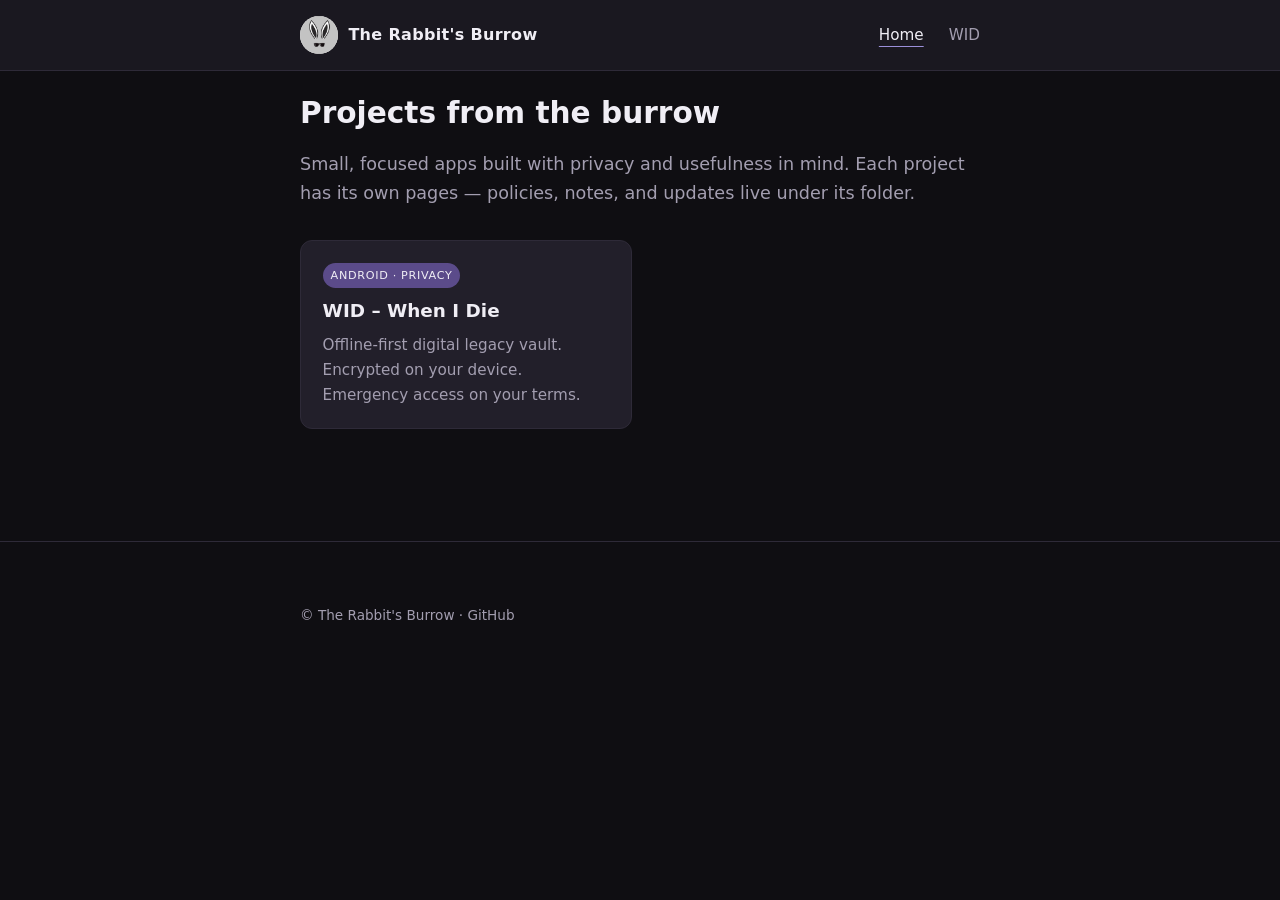
<file: index.html>
<!DOCTYPE html>
<html lang="en">
<head>
  <meta charset="utf-8" />
  <meta name="viewport" content="width=device-width, initial-scale=1" />
  <title>The Rabbit's Burrow</title>
  <meta name="description" content="Home of projects from The Rabbit's Burrow — including WID, a private offline digital legacy vault for Android." />
  <link rel="stylesheet" href="css/style.css" />
</head>
<body>
  <header class="site">
    <div class="wrap">
      <a class="brand" href="./">
        <img src="res/logo.png" alt="" />
        <span>The Rabbit's Burrow</span>
      </a>
      <nav>
        <a href="./" aria-current="page">Home</a>
        <a href="wid/">WID</a>
      </nav>
    </div>
  </header>

  <main class="wrap">
    <h1>Projects from the burrow</h1>
    <p class="lead">
      Small, focused apps built with privacy and usefulness in mind.
      Each project has its own pages — policies, notes, and updates live under its folder.
    </p>

    <div class="card-grid">
      <a class="card" href="wid/">
        <span class="badge">Android · Privacy</span>
        <h2>WID – When I Die</h2>
        <p>Offline-first digital legacy vault. Encrypted on your device. Emergency access on your terms.</p>
      </a>

      <!-- Add new project cards here as you ship them
      <a class="card" href="your-project/">
        <span class="badge">Category</span>
        <h2>Project name</h2>
        <p>Short description.</p>
      </a>
      -->
    </div>
  </main>

  <footer class="site">
    <div class="wrap">
      <p>© The Rabbit's Burrow · <a href="https://github.com/TheRabbitsBurrow">GitHub</a></p>
    </div>
  </footer>
</body>
</html>
</file>
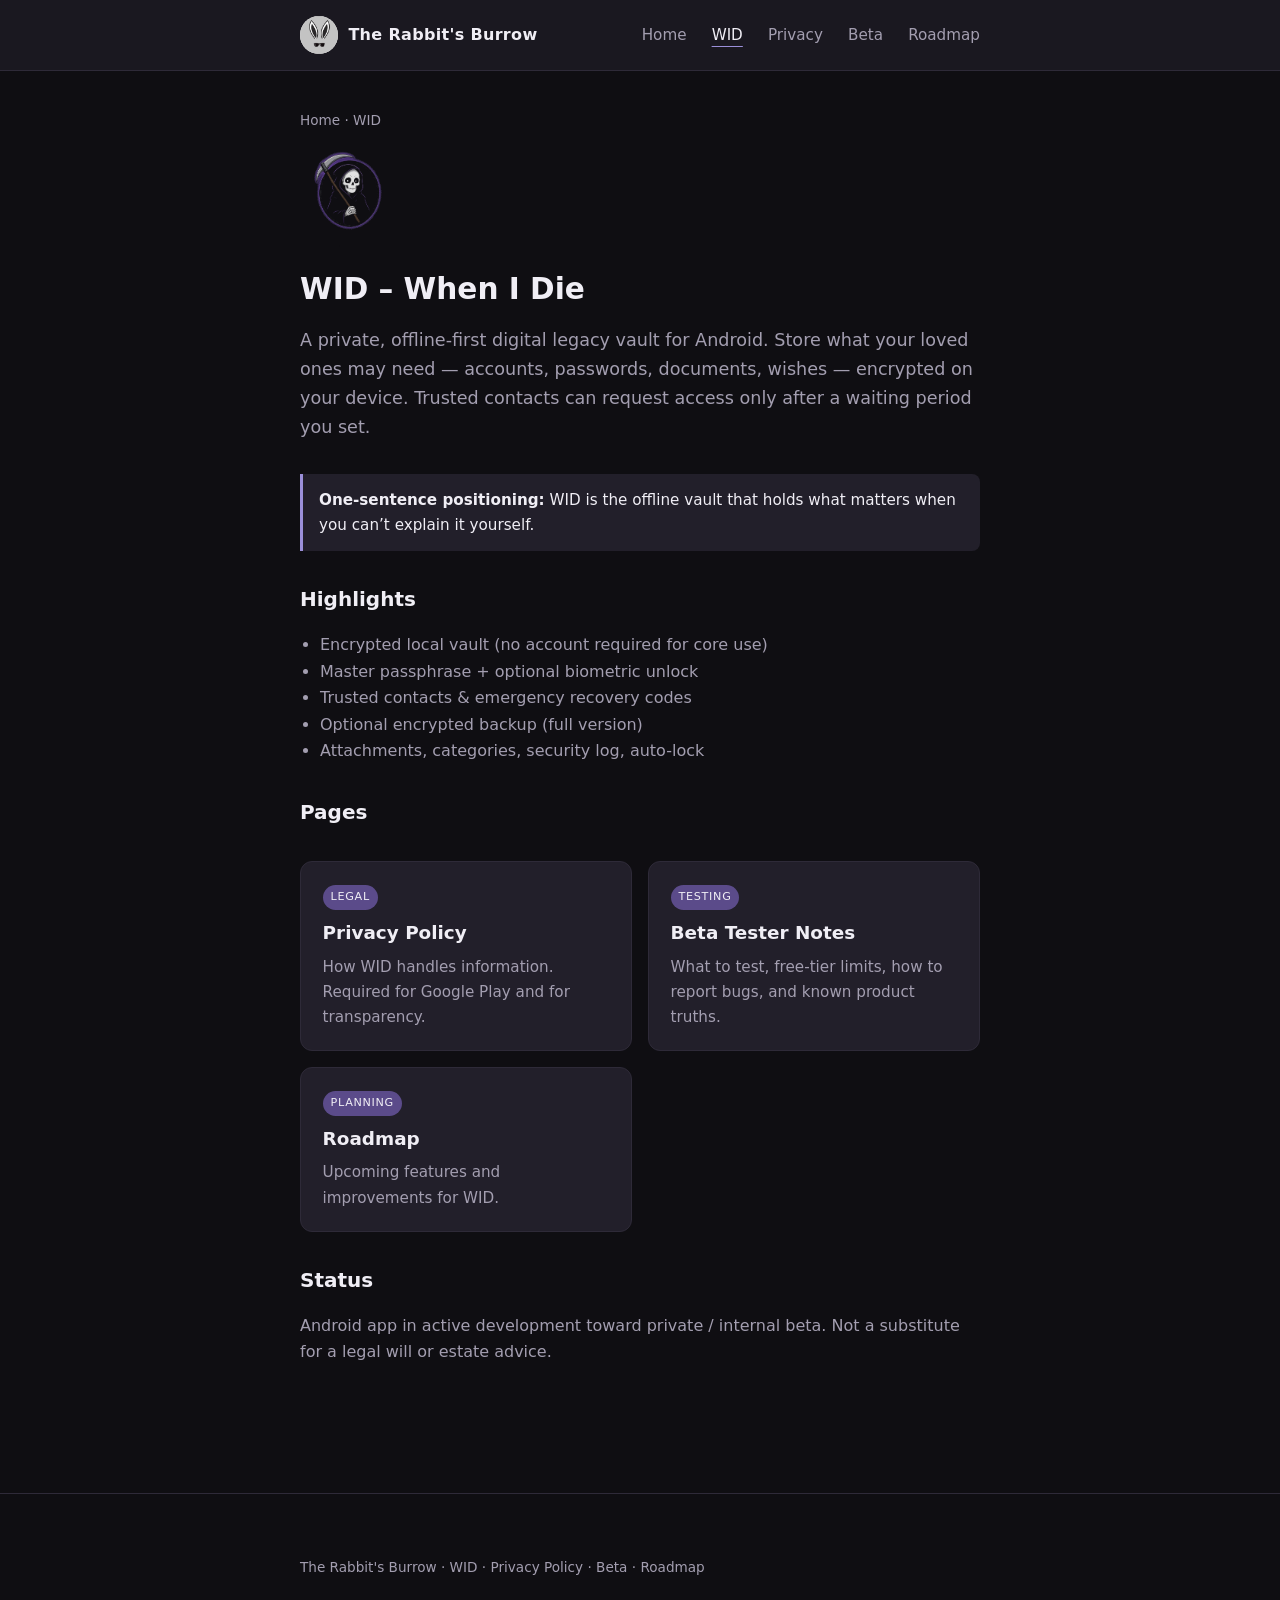
<file: wid/index.html>
<!DOCTYPE html>
<html lang="en">
<head>
  <meta charset="utf-8" />
  <meta name="viewport" content="width=device-width, initial-scale=1" />
  <title>WID – When I Die</title>
  <meta name="description" content="WID is a private, offline-first digital legacy vault for Android." />
  <link rel="stylesheet" href="../css/style.css" />
</head>
<body>
  <header class="site">
    <div class="wrap">
      <a class="brand" href="./">
        <img src="../res/logo.png" alt="" />
        <span>The Rabbit's Burrow</span>
      </a>
      <nav>
        <a href="../">Home</a>
        <a href="./" aria-current="page">WID</a>
        <a href="privacy.html">Privacy</a>
        <a href="beta.html">Beta</a>
        <a href="roadmap.html">Roadmap</a>
      </nav>
    </div>
  </header>

  <main class="wrap">
    <p class="breadcrumb"><a href="../">Home</a> · WID</p>

    <img class="hero-logo" src="logo.png" alt="WID logo" width="96" height="96" />

    <h1>WID – When I Die</h1>
    <p class="lead">
      A private, offline-first digital legacy vault for Android.
      Store what your loved ones may need — accounts, passwords, documents, wishes —
      encrypted on your device. Trusted contacts can request access only after a waiting period you set.
    </p>

    <div class="note">
      <strong>One-sentence positioning:</strong>
      WID is the offline vault that holds what matters when you can’t explain it yourself.
    </div>

    <h2>Highlights</h2>
    <ul>
      <li>Encrypted local vault (no account required for core use)</li>
      <li>Master passphrase + optional biometric unlock</li>
      <li>Trusted contacts &amp; emergency recovery codes</li>
      <li>Optional encrypted backup (full version)</li>
      <li>Attachments, categories, security log, auto-lock</li>
    </ul>

    <h2>Pages</h2>
    <div class="card-grid">
      <a class="card" href="privacy.html">
        <span class="badge">Legal</span>
        <h2>Privacy Policy</h2>
        <p>How WID handles information. Required for Google Play and for transparency.</p>
      </a>
      <a class="card" href="beta.html">
        <span class="badge">Testing</span>
        <h2>Beta Tester Notes</h2>
        <p>What to test, free-tier limits, how to report bugs, and known product truths.</p>
      </a>
      <a class="card" href="roadmap.html">
        <span class="badge">Planning</span>
        <h2>Roadmap</h2>
        <p>Upcoming features and improvements for WID.</p>
      </a>
    </div>

    <h2>Status</h2>
    <p>Android app in active development toward private / internal beta. Not a substitute for a legal will or estate advice.</p>
  </main>

  <footer class="site">
    <div class="wrap">
      <p>
        <a href="../">The Rabbit's Burrow</a> ·
        <a href="./">WID</a> ·
        <a href="privacy.html">Privacy Policy</a> ·
        <a href="beta.html">Beta</a> ·
        <a href="roadmap.html">Roadmap</a>
      </p>
    </div>
  </footer>
</body>
</html>
</file>
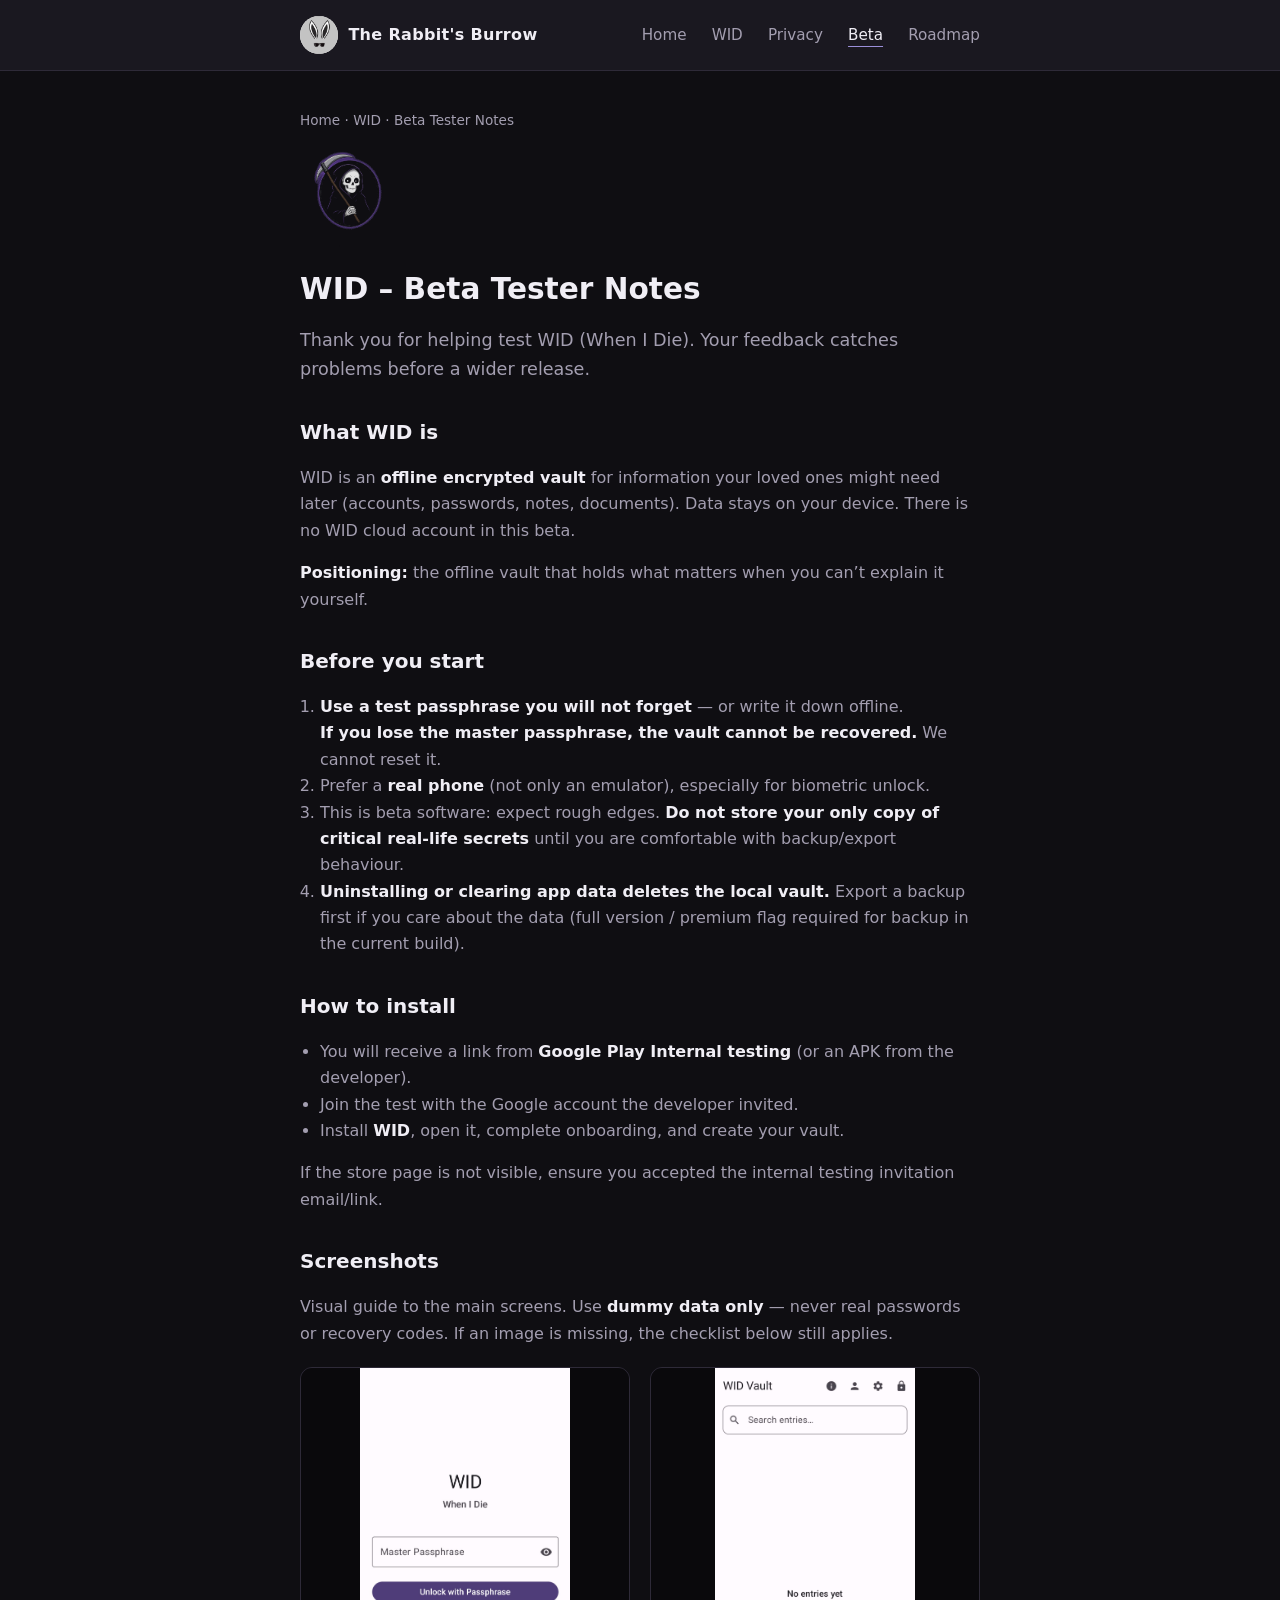
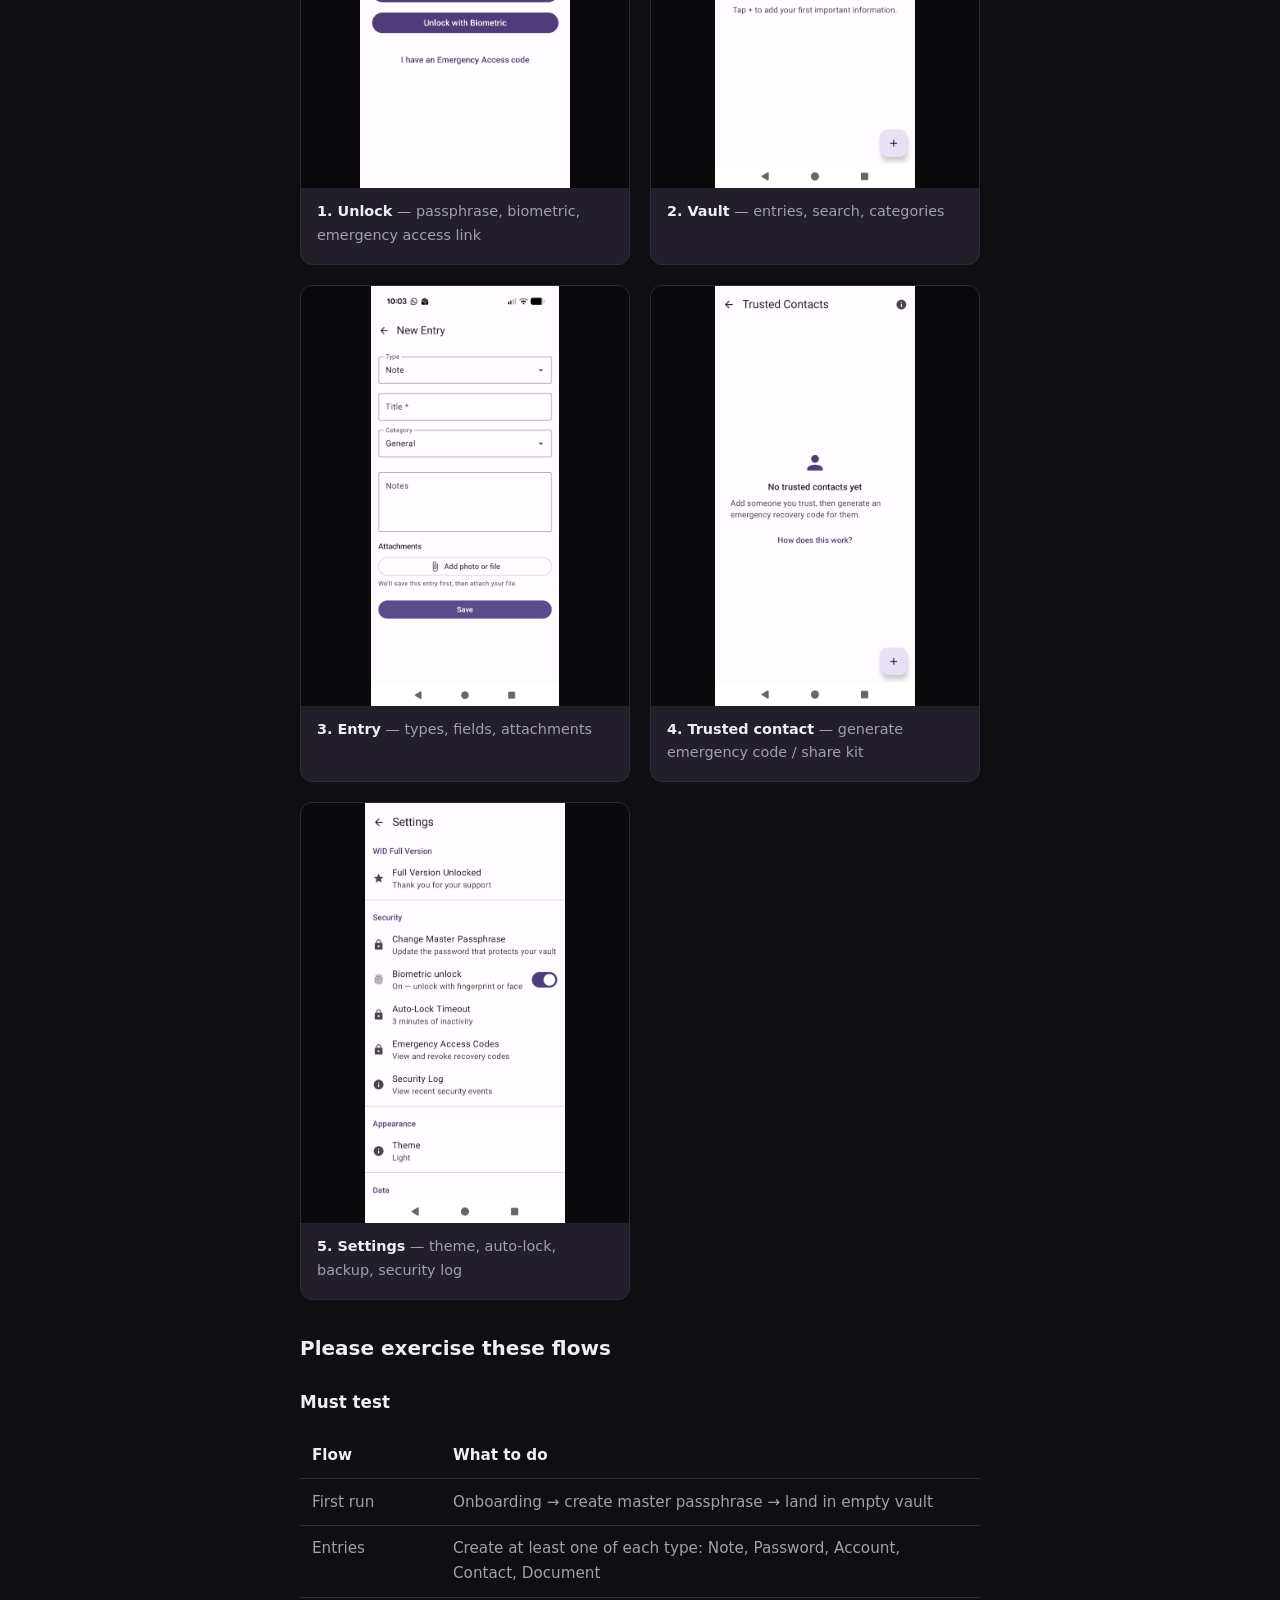
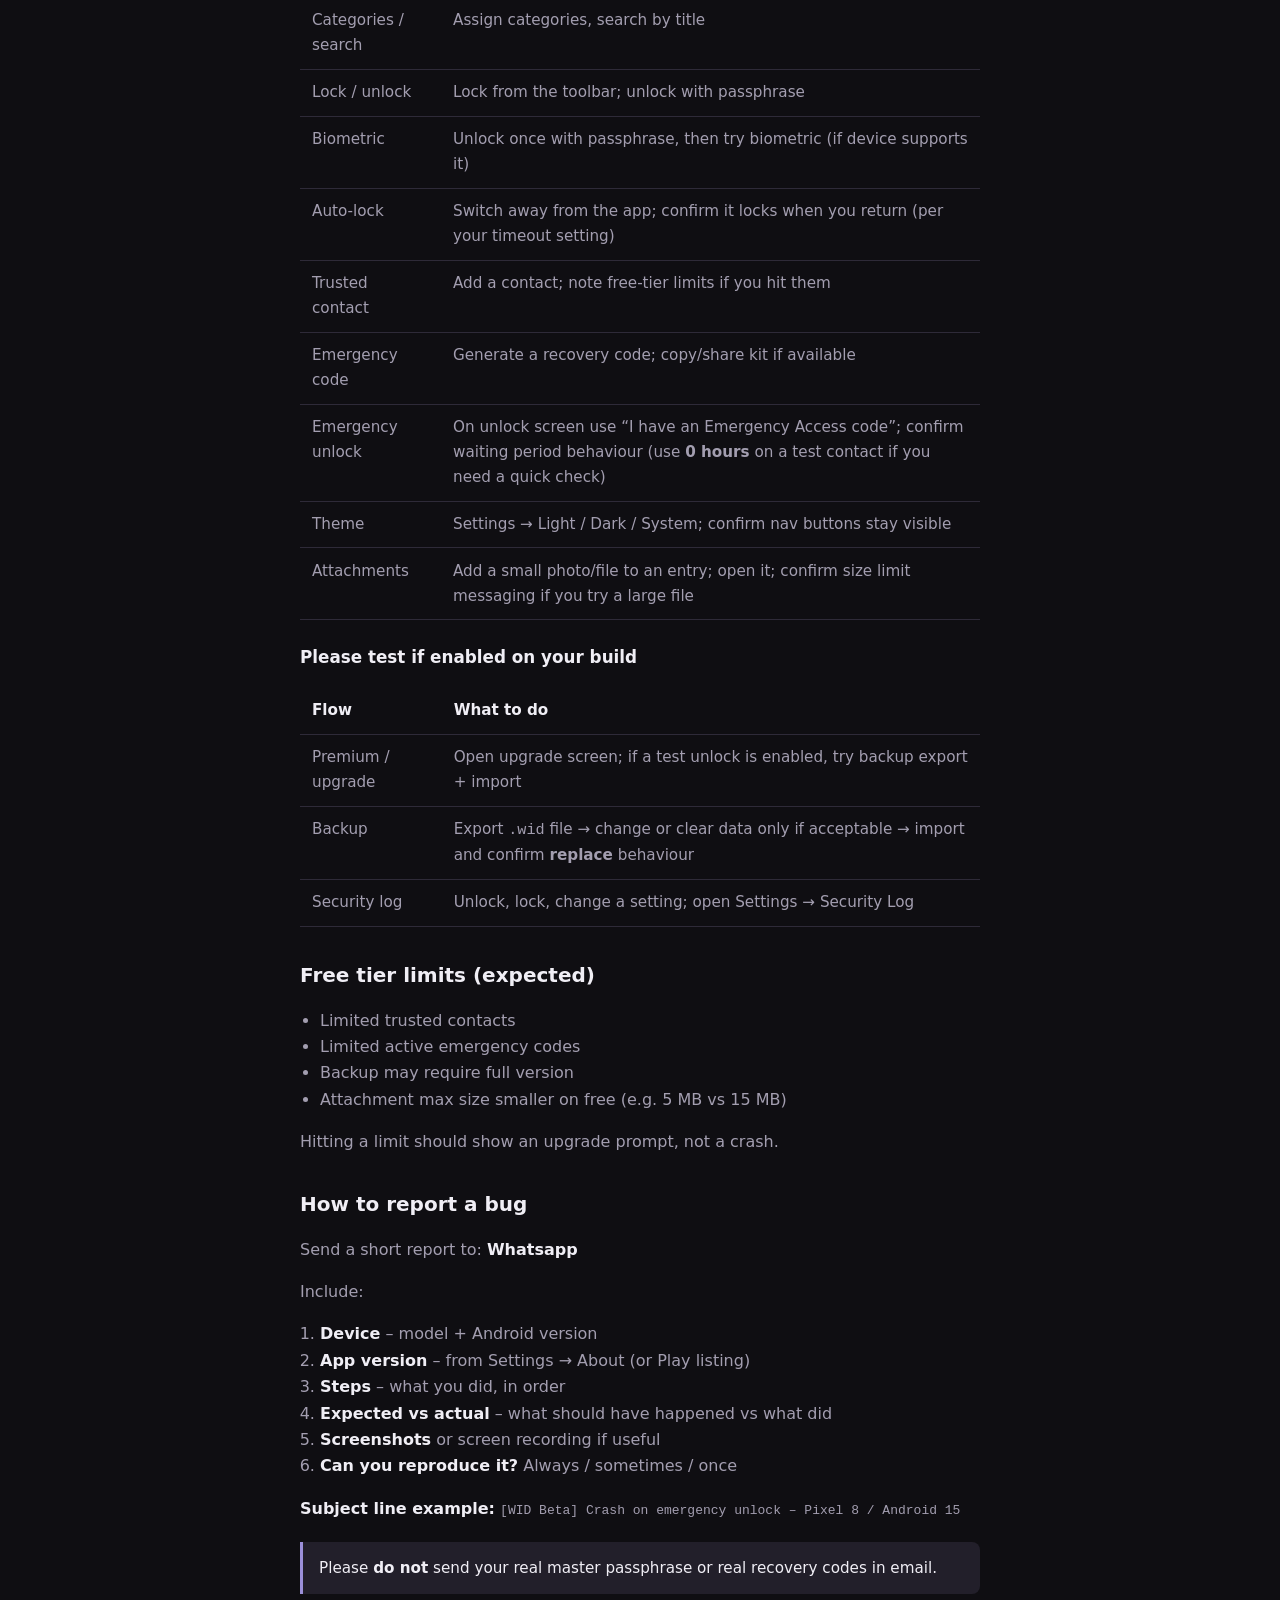
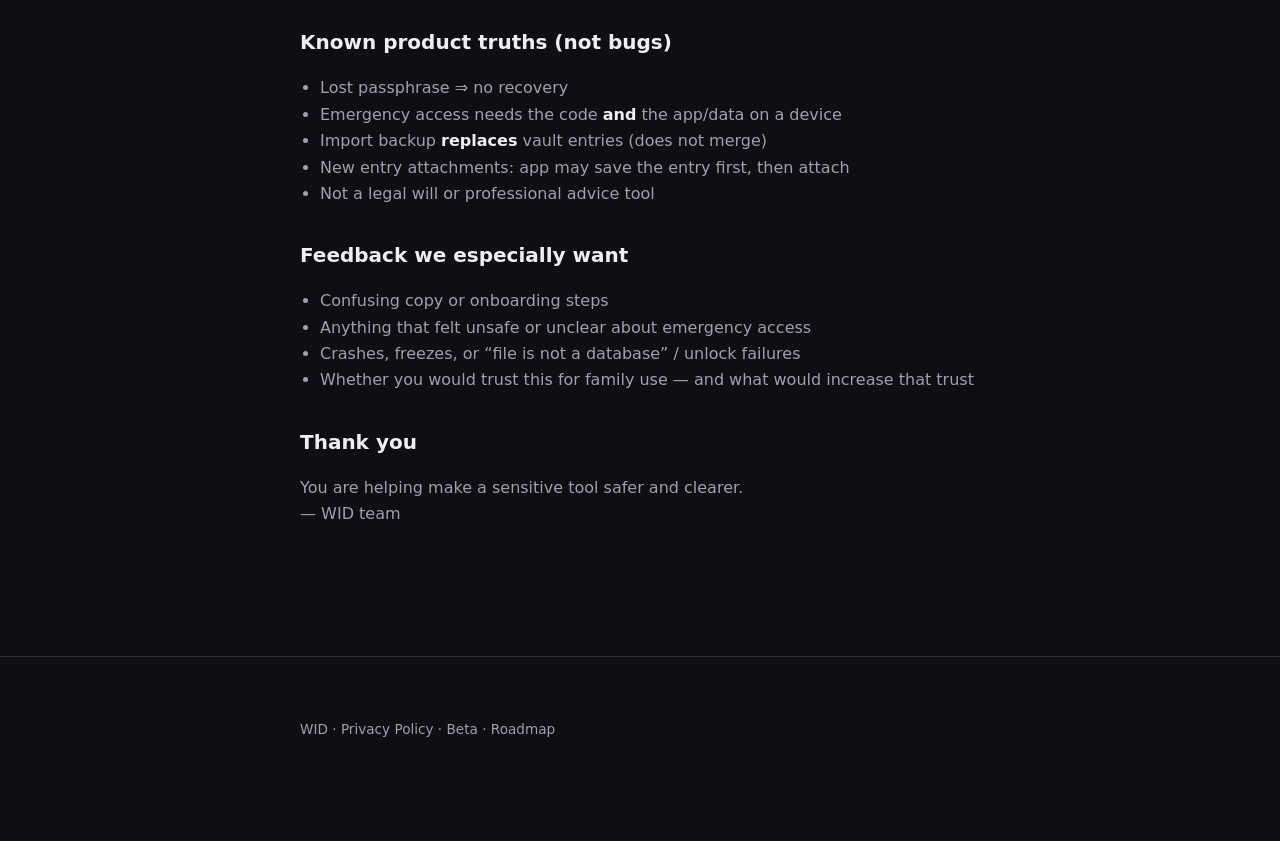
<file: wid/beta.html>
<!DOCTYPE html>
<html lang="en">
<head>
  <meta charset="utf-8" />
  <meta name="viewport" content="width=device-width, initial-scale=1" />
  <title>Beta Tester Notes – WID – When I Die</title>
  <meta name="description" content="Beta testing guide for WID – When I Die." />
  <link rel="stylesheet" href="../css/style.css" />
</head>
<body>
  <header class="site">
    <div class="wrap">
      <a class="brand" href="./">
        <img src="../res/logo.png" alt="" />
        <span>The Rabbit's Burrow</span>
      </a>
      <nav>
        <a href="../">Home</a>
        <a href="./">WID</a>
        <a href="privacy.html">Privacy</a>
        <a href="beta.html" aria-current="page">Beta</a>
        <a href="roadmap.html">Roadmap</a>
      </nav>
    </div>
  </header>

  <main class="wrap">
    <p class="breadcrumb"><a href="../">Home</a> · <a href="./">WID</a> · Beta Tester Notes</p>
    <img class="hero-logo" src="logo.png" alt="WID logo" width="96" height="96" />
    
    <h1>WID – Beta Tester Notes</h1>
    <p class="lead">
      Thank you for helping test WID (When I Die).
      Your feedback catches problems before a wider release.
    </p>

    <h2>What WID is</h2>
    <p>
      WID is an <strong>offline encrypted vault</strong> for information your loved ones might need later
      (accounts, passwords, notes, documents). Data stays on your device.
      There is no WID cloud account in this beta.
    </p>
    <p>
      <strong>Positioning:</strong> the offline vault that holds what matters when you can’t explain it yourself.
    </p>

    <h2>Before you start</h2>
    <ol>
      <li>
        <strong>Use a test passphrase you will not forget</strong> — or write it down offline.<br />
        <strong>If you lose the master passphrase, the vault cannot be recovered.</strong> We cannot reset it.
      </li>
      <li>Prefer a <strong>real phone</strong> (not only an emulator), especially for biometric unlock.</li>
      <li>
        This is beta software: expect rough edges.
        <strong>Do not store your only copy of critical real-life secrets</strong>
        until you are comfortable with backup/export behaviour.
      </li>
      <li>
        <strong>Uninstalling or clearing app data deletes the local vault.</strong>
        Export a backup first if you care about the data
        (full version / premium flag required for backup in the current build).
      </li>
    </ol>

    <h2>How to install</h2>
    <ul>
      <li>You will receive a link from <strong>Google Play Internal testing</strong> (or an APK from the developer).</li>
      <li>Join the test with the Google account the developer invited.</li>
      <li>Install <strong>WID</strong>, open it, complete onboarding, and create your vault.</li>
    </ul>
    <p>If the store page is not visible, ensure you accepted the internal testing invitation email/link.</p>


    <h2>Screenshots</h2>
    <p>
      Visual guide to the main screens. Use <strong>dummy data only</strong> — never real passwords or recovery codes.
      If an image is missing, the checklist below still applies.
    </p>

    <div class="shot-grid">
      <figure class="shot">
        <img src="screenshots/01-unlock.jpeg" alt="Unlock screen" loading="lazy"
             onerror="this.parentElement.classList.add('missing')" />
        <figcaption><strong>1. Unlock</strong> — passphrase, biometric, emergency access link</figcaption>
      </figure>
      <figure class="shot">
        <img src="screenshots/02-vault.jpeg" alt="Vault home" loading="lazy"
             onerror="this.parentElement.classList.add('missing')" />
        <figcaption><strong>2. Vault</strong> — entries, search, categories</figcaption>
      </figure>
      <figure class="shot">
        <img src="screenshots/03-entry.jpeg" alt="Add or edit entry" loading="lazy"
             onerror="this.parentElement.classList.add('missing')" />
        <figcaption><strong>3. Entry</strong> — types, fields, attachments</figcaption>
      </figure>
      <figure class="shot">
        <img src="screenshots/04-contact.jpeg" alt="Trusted contact" loading="lazy"
             onerror="this.parentElement.classList.add('missing')" />
        <figcaption><strong>4. Trusted contact</strong> — generate emergency code / share kit</figcaption>
      </figure>
      <figure class="shot">
        <img src="screenshots/05-settings.jpeg" alt="Settings" loading="lazy"
             onerror="this.parentElement.classList.add('missing')" />
        <figcaption><strong>5. Settings</strong> — theme, auto-lock, backup, security log</figcaption>
      </figure>
    </div>

    <h2>Please exercise these flows</h2>

    <h3>Must test</h3>
    <table>
      <thead>
        <tr><th>Flow</th><th>What to do</th></tr>
      </thead>
      <tbody>
        <tr>
          <td>First run</td>
          <td>Onboarding → create master passphrase → land in empty vault</td>
        </tr>
        <tr>
          <td>Entries</td>
          <td>Create at least one of each type: Note, Password, Account, Contact, Document</td>
        </tr>
        <tr>
          <td>Categories / search</td>
          <td>Assign categories, search by title</td>
        </tr>
        <tr>
          <td>Lock / unlock</td>
          <td>Lock from the toolbar; unlock with passphrase</td>
        </tr>
        <tr>
          <td>Biometric</td>
          <td>Unlock once with passphrase, then try biometric (if device supports it)</td>
        </tr>
        <tr>
          <td>Auto-lock</td>
          <td>Switch away from the app; confirm it locks when you return (per your timeout setting)</td>
        </tr>
        <tr>
          <td>Trusted contact</td>
          <td>Add a contact; note free-tier limits if you hit them</td>
        </tr>
        <tr>
          <td>Emergency code</td>
          <td>Generate a recovery code; copy/share kit if available</td>
        </tr>
        <tr>
          <td>Emergency unlock</td>
          <td>
            On unlock screen use “I have an Emergency Access code”; confirm waiting period behaviour
            (use <strong>0 hours</strong> on a test contact if you need a quick check)
          </td>
        </tr>
        <tr>
          <td>Theme</td>
          <td>Settings → Light / Dark / System; confirm nav buttons stay visible</td>
        </tr>
        <tr>
          <td>Attachments</td>
          <td>Add a small photo/file to an entry; open it; confirm size limit messaging if you try a large file</td>
        </tr>
      </tbody>
    </table>

    <h3>Please test if enabled on your build</h3>
    <table>
      <thead>
        <tr><th>Flow</th><th>What to do</th></tr>
      </thead>
      <tbody>
        <tr>
          <td>Premium / upgrade</td>
          <td>Open upgrade screen; if a test unlock is enabled, try backup export + import</td>
        </tr>
        <tr>
          <td>Backup</td>
          <td>Export <code>.wid</code> file → change or clear data only if acceptable → import and confirm <strong>replace</strong> behaviour</td>
        </tr>
        <tr>
          <td>Security log</td>
          <td>Unlock, lock, change a setting; open Settings → Security Log</td>
        </tr>
      </tbody>
    </table>

    <h2>Free tier limits (expected)</h2>
    <ul>
      <li>Limited trusted contacts</li>
      <li>Limited active emergency codes</li>
      <li>Backup may require full version</li>
      <li>Attachment max size smaller on free (e.g. 5 MB vs 15 MB)</li>
    </ul>
    <p>Hitting a limit should show an upgrade prompt, not a crash.</p>

    <h2>How to report a bug</h2>
    <p>Send a short report to: <strong>Whatsapp</strong></p>
    <p>Include:</p>
    <ol>
      <li><strong>Device</strong> – model + Android version</li>
      <li><strong>App version</strong> – from Settings → About (or Play listing)</li>
      <li><strong>Steps</strong> – what you did, in order</li>
      <li><strong>Expected vs actual</strong> – what should have happened vs what did</li>
      <li><strong>Screenshots</strong> or screen recording if useful</li>
      <li><strong>Can you reproduce it?</strong> Always / sometimes / once</li>
    </ol>
    <p>
      <strong>Subject line example:</strong>
      <code>[WID Beta] Crash on emergency unlock – Pixel 8 / Android 15</code>
    </p>
    <div class="note">
      Please <strong>do not</strong> send your real master passphrase or real recovery codes in email.
    </div>

    <h2>Known product truths (not bugs)</h2>
    <ul>
      <li>Lost passphrase ⇒ no recovery</li>
      <li>Emergency access needs the code <strong>and</strong> the app/data on a device</li>
      <li>Import backup <strong>replaces</strong> vault entries (does not merge)</li>
      <li>New entry attachments: app may save the entry first, then attach</li>
      <li>Not a legal will or professional advice tool</li>
    </ul>

    <h2>Feedback we especially want</h2>
    <ul>
      <li>Confusing copy or onboarding steps</li>
      <li>Anything that felt unsafe or unclear about emergency access</li>
      <li>Crashes, freezes, or “file is not a database” / unlock failures</li>
      <li>Whether you would trust this for family use — and what would increase that trust</li>
    </ul>

    <h2>Thank you</h2>
    <p>You are helping make a sensitive tool safer and clearer.<br />— WID team</p>
  </main>

  <footer class="site">
    <div class="wrap">
      <p>
        <a href="./">WID</a> ·
        <a href="privacy.html">Privacy Policy</a> ·
        <a href="beta.html">Beta</a> ·
        <a href="roadmap.html">Roadmap</a>
      </p>
    </div>
  </footer>
</body>
</html>
</file>
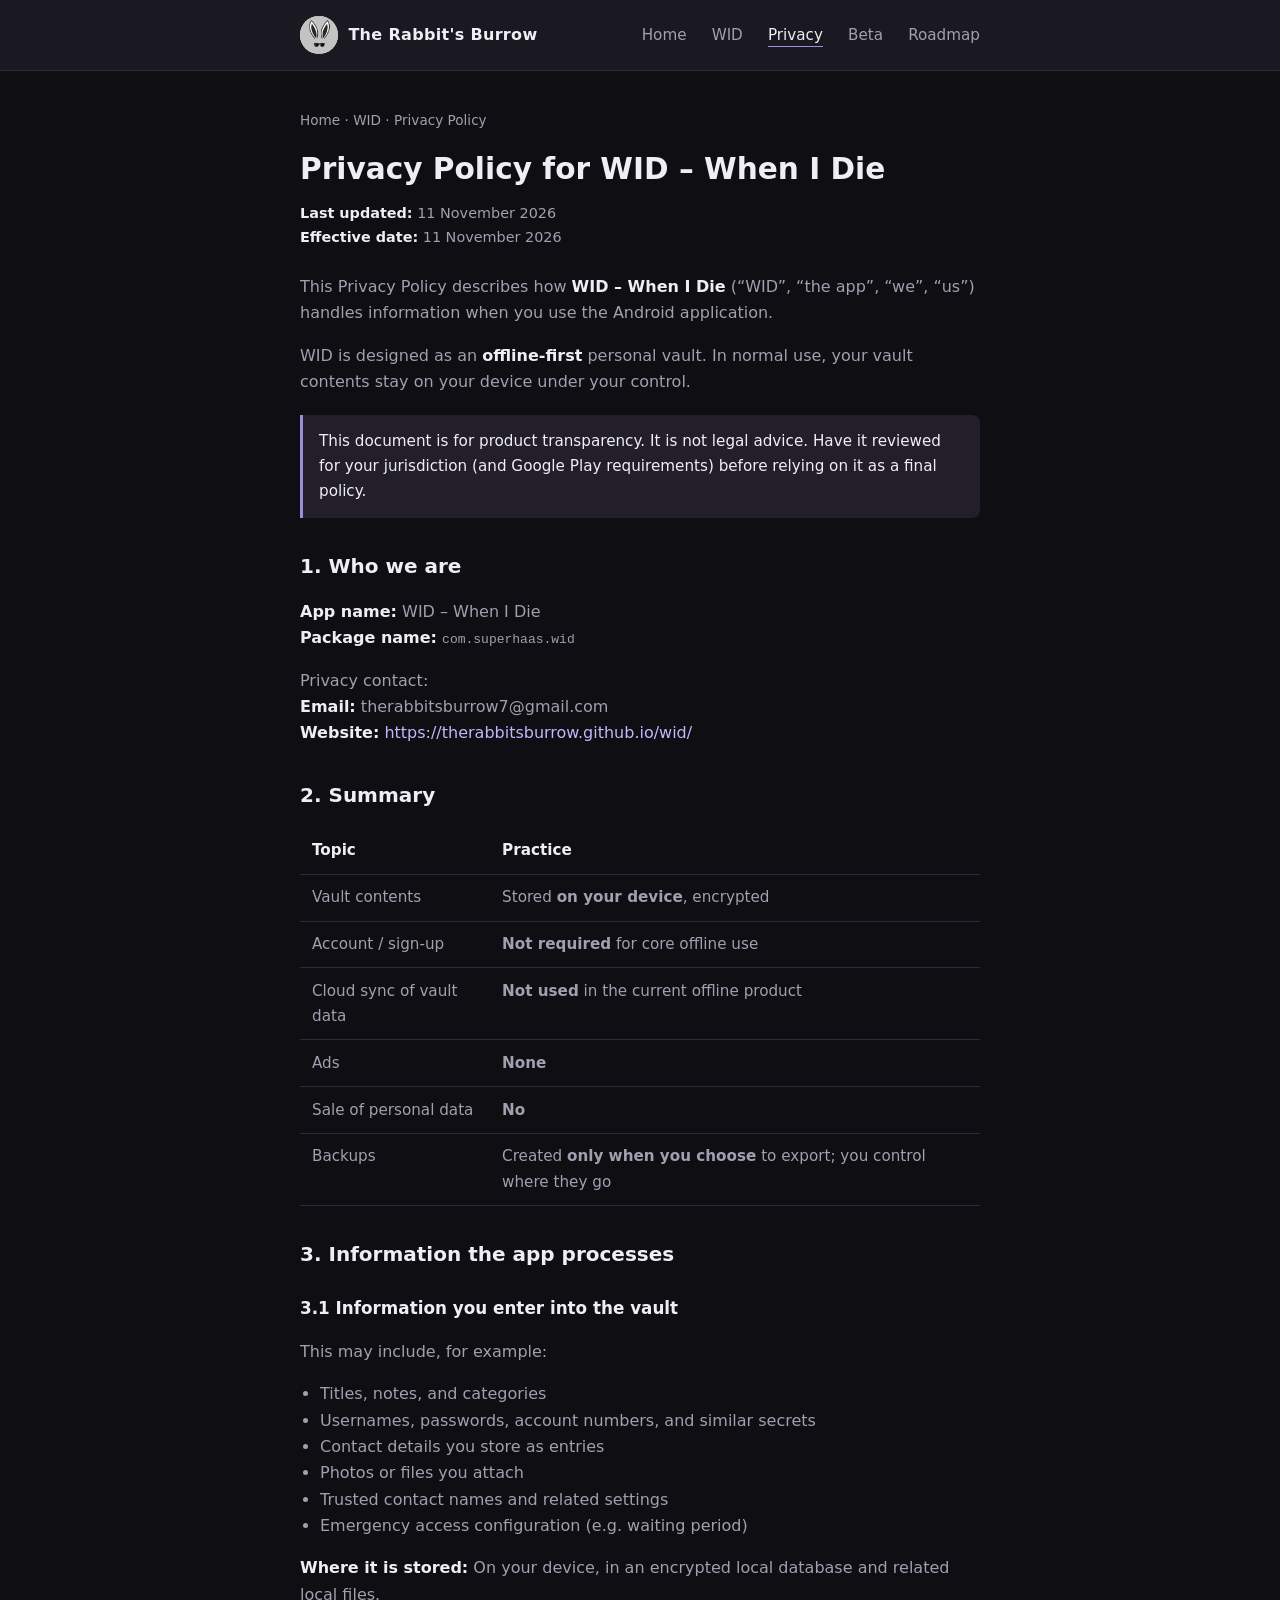
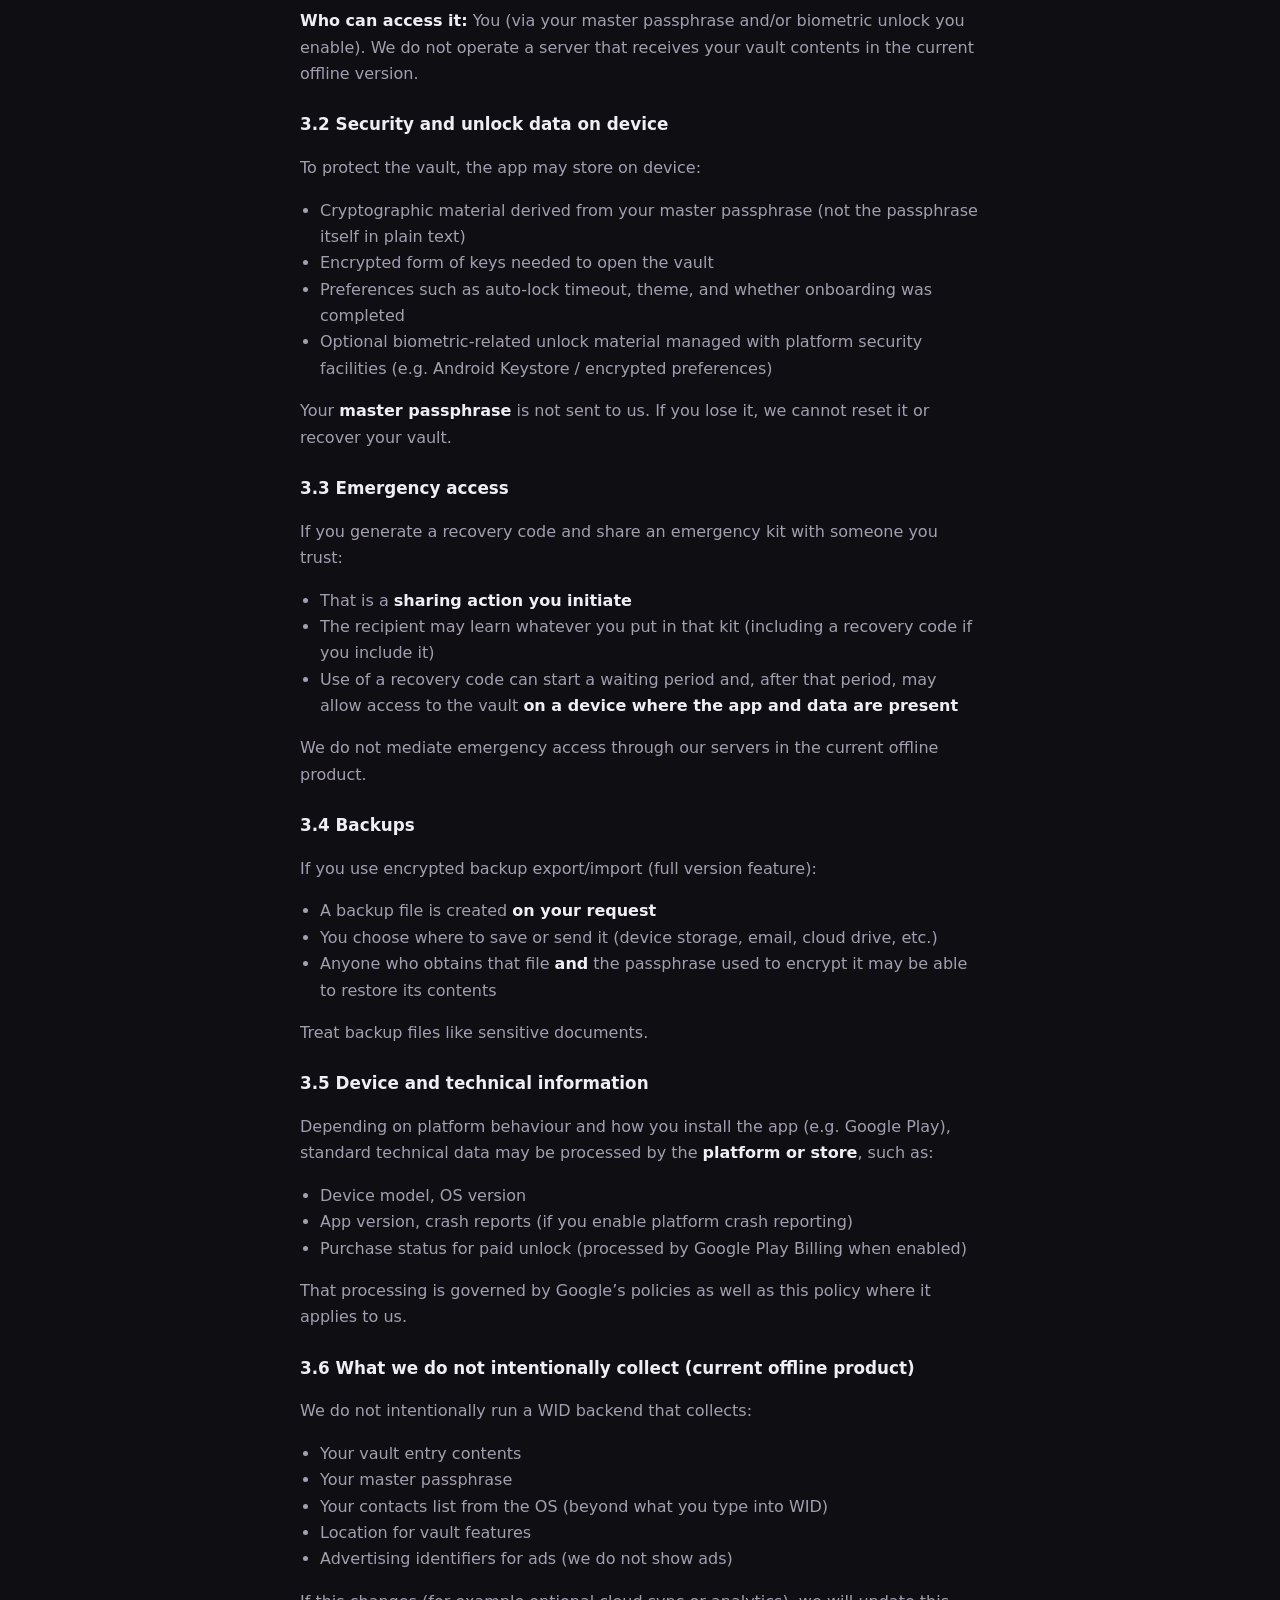
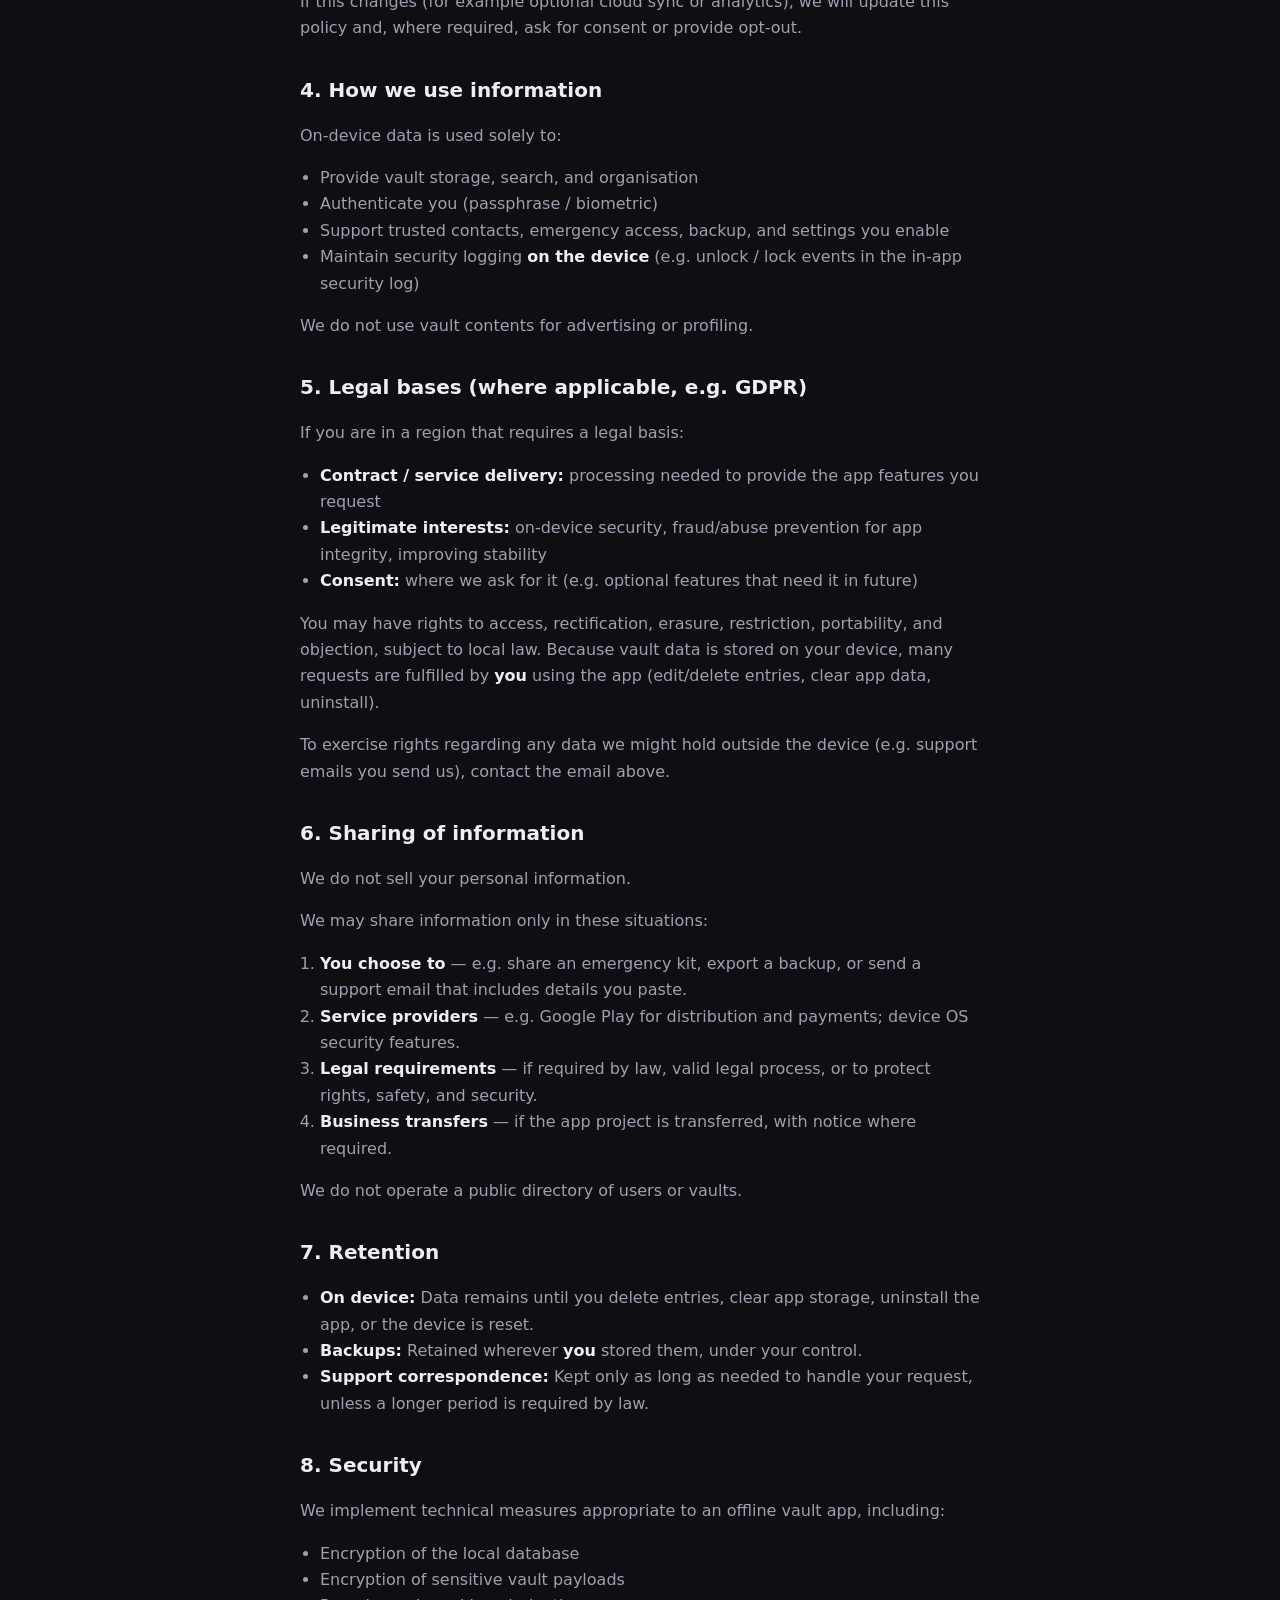
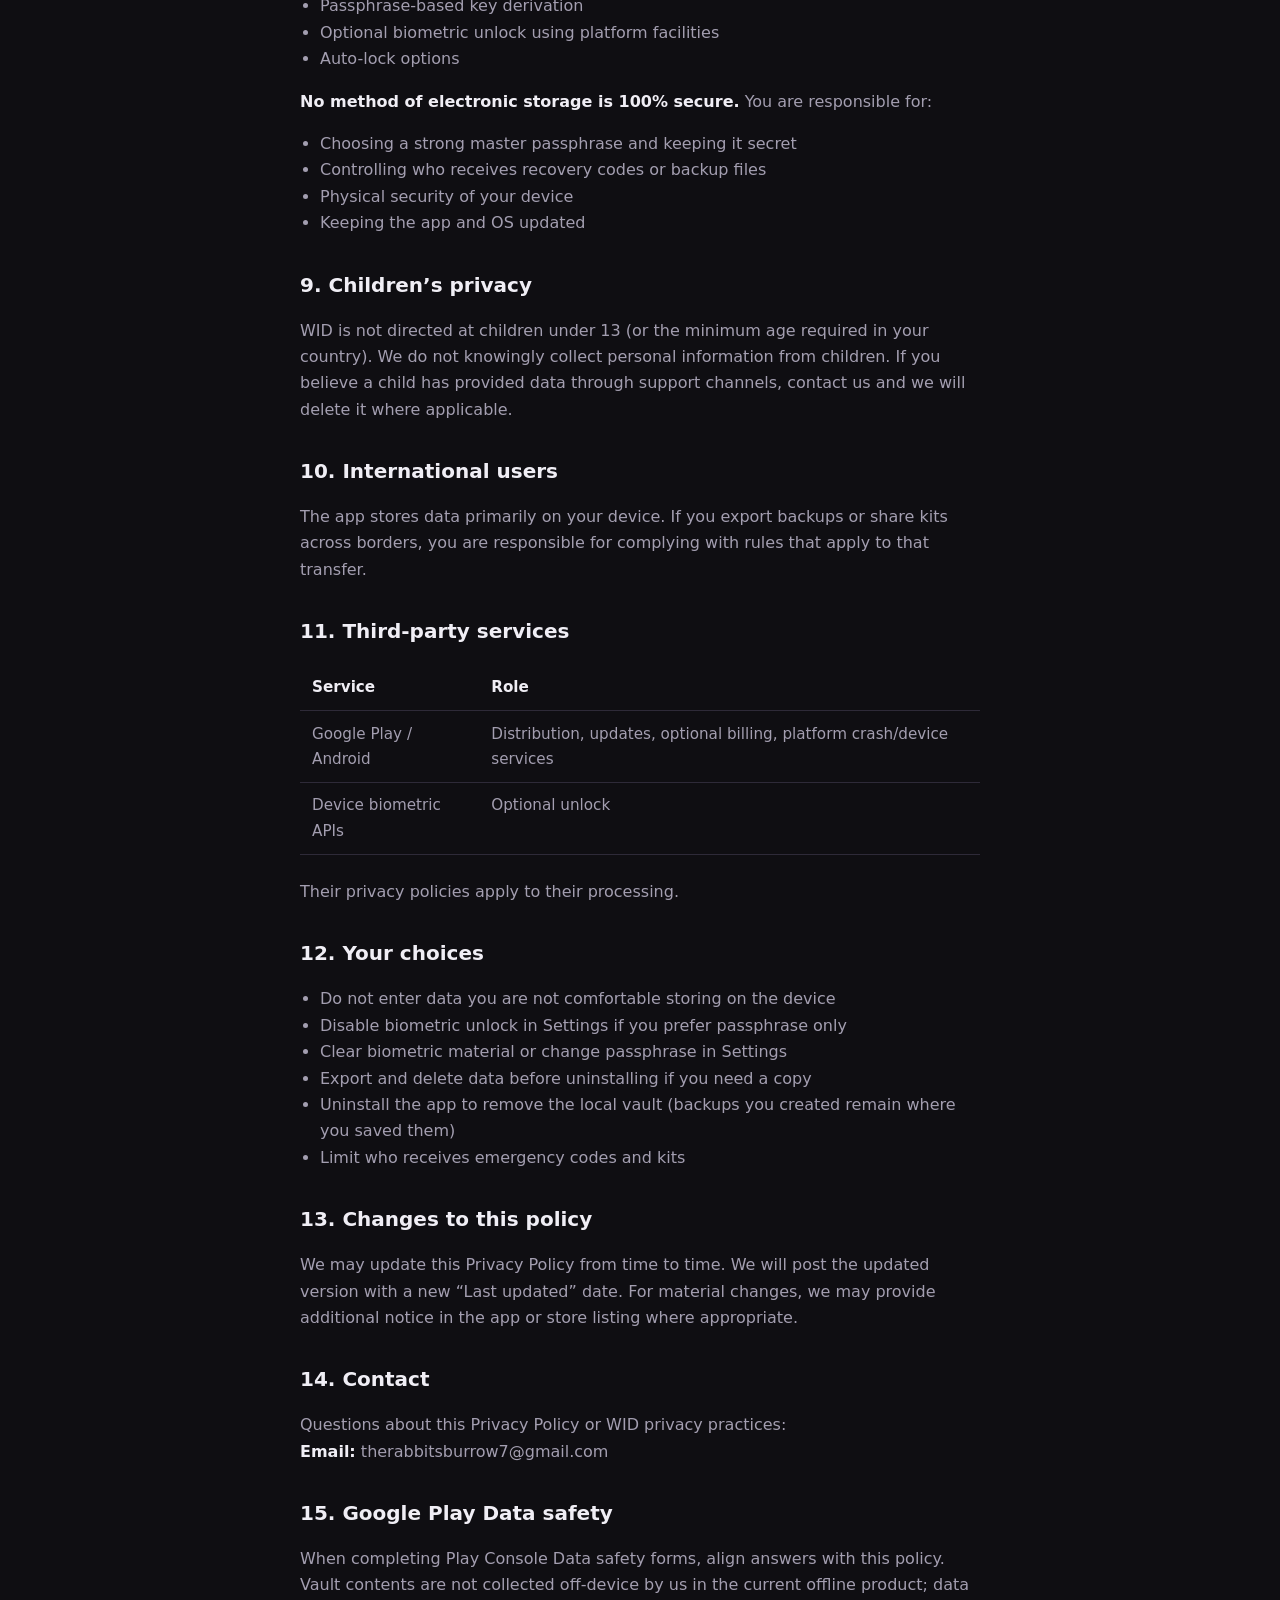
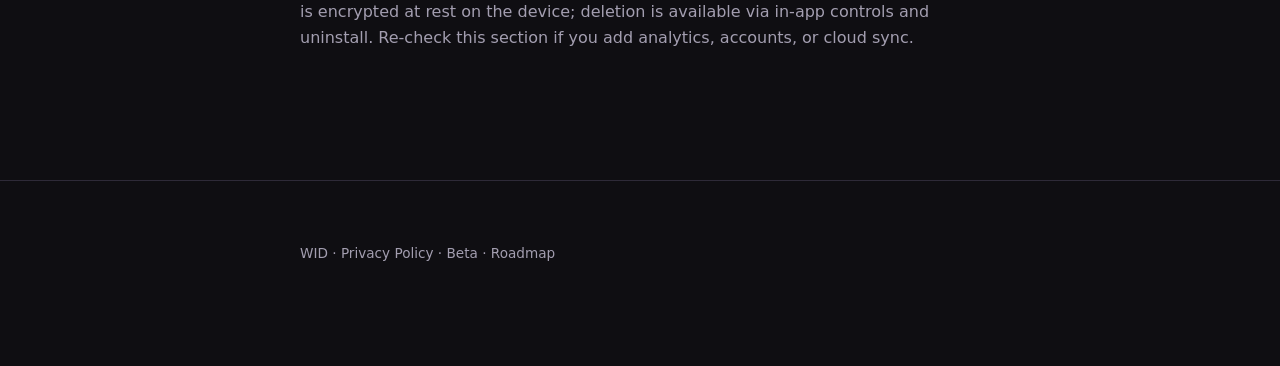
<file: wid/privacy.html>
<!DOCTYPE html>
<html lang="en">
<head>
  <meta charset="utf-8" />
  <meta name="viewport" content="width=device-width, initial-scale=1" />
  <title>Privacy Policy – WID – When I Die</title>
  <meta name="description" content="Privacy Policy for the WID – When I Die Android application." />
  <link rel="stylesheet" href="../css/style.css" />
</head>
<body>
  <header class="site">
    <div class="wrap">
      <a class="brand" href="./">
        <img src="../res/logo.png" alt="" />
        <span>The Rabbit's Burrow</span>
      </a>
      <nav>
        <a href="../">Home</a>
        <a href="./">WID</a>
        <a href="privacy.html" aria-current="page">Privacy</a>
        <a href="beta.html">Beta</a>
        <a href="roadmap.html">Roadmap</a>
      </nav>
    </div>
  </header>

  <main class="wrap">
    <p class="breadcrumb"><a href="../">Home</a> · <a href="./">WID</a> · Privacy Policy</p>

    <h1>Privacy Policy for WID – When I Die</h1>
    <p class="meta">
      <strong>Last updated:</strong> 11 November 2026<br />
      <strong>Effective date:</strong> 11 November 2026
    </p>

    <p>
      This Privacy Policy describes how <strong>WID – When I Die</strong> (“WID”, “the app”, “we”, “us”)
      handles information when you use the Android application.
    </p>
    <p>
      WID is designed as an <strong>offline-first</strong> personal vault.
      In normal use, your vault contents stay on your device under your control.
    </p>

    <div class="note">
      This document is for product transparency. It is not legal advice.
      Have it reviewed for your jurisdiction (and Google Play requirements) before relying on it as a final policy.
    </div>

    <h2>1. Who we are</h2>
    <p>
      <strong>App name:</strong> WID – When I Die<br />
      <strong>Package name:</strong> <code>com.superhaas.wid</code>
    </p>
    <p>
      Privacy contact:<br />
      <strong>Email:</strong> therabbitsburrow7@gmail.com<br />
      <strong>Website:</strong> <a href="https://therabbitsburrow.github.io/wid/">https://therabbitsburrow.github.io/wid/</a>
    </p>

    <h2>2. Summary</h2>
    <table>
      <thead>
        <tr><th>Topic</th><th>Practice</th></tr>
      </thead>
      <tbody>
        <tr><td>Vault contents</td><td>Stored <strong>on your device</strong>, encrypted</td></tr>
        <tr><td>Account / sign-up</td><td><strong>Not required</strong> for core offline use</td></tr>
        <tr><td>Cloud sync of vault data</td><td><strong>Not used</strong> in the current offline product</td></tr>
        <tr><td>Ads</td><td><strong>None</strong></td></tr>
        <tr><td>Sale of personal data</td><td><strong>No</strong></td></tr>
        <tr><td>Backups</td><td>Created <strong>only when you choose</strong> to export; you control where they go</td></tr>
      </tbody>
    </table>

    <h2>3. Information the app processes</h2>

    <h3>3.1 Information you enter into the vault</h3>
    <p>This may include, for example:</p>
    <ul>
      <li>Titles, notes, and categories</li>
      <li>Usernames, passwords, account numbers, and similar secrets</li>
      <li>Contact details you store as entries</li>
      <li>Photos or files you attach</li>
      <li>Trusted contact names and related settings</li>
      <li>Emergency access configuration (e.g. waiting period)</li>
    </ul>
    <p>
      <strong>Where it is stored:</strong> On your device, in an encrypted local database and related local files.<br />
      <strong>Who can access it:</strong> You (via your master passphrase and/or biometric unlock you enable).
      We do not operate a server that receives your vault contents in the current offline version.
    </p>

    <h3>3.2 Security and unlock data on device</h3>
    <p>To protect the vault, the app may store on device:</p>
    <ul>
      <li>Cryptographic material derived from your master passphrase (not the passphrase itself in plain text)</li>
      <li>Encrypted form of keys needed to open the vault</li>
      <li>Preferences such as auto-lock timeout, theme, and whether onboarding was completed</li>
      <li>Optional biometric-related unlock material managed with platform security facilities (e.g. Android Keystore / encrypted preferences)</li>
    </ul>
    <p>
      Your <strong>master passphrase</strong> is not sent to us.
      If you lose it, we cannot reset it or recover your vault.
    </p>

    <h3>3.3 Emergency access</h3>
    <p>If you generate a recovery code and share an emergency kit with someone you trust:</p>
    <ul>
      <li>That is a <strong>sharing action you initiate</strong></li>
      <li>The recipient may learn whatever you put in that kit (including a recovery code if you include it)</li>
      <li>Use of a recovery code can start a waiting period and, after that period, may allow access to the vault <strong>on a device where the app and data are present</strong></li>
    </ul>
    <p>We do not mediate emergency access through our servers in the current offline product.</p>

    <h3>3.4 Backups</h3>
    <p>If you use encrypted backup export/import (full version feature):</p>
    <ul>
      <li>A backup file is created <strong>on your request</strong></li>
      <li>You choose where to save or send it (device storage, email, cloud drive, etc.)</li>
      <li>Anyone who obtains that file <strong>and</strong> the passphrase used to encrypt it may be able to restore its contents</li>
    </ul>
    <p>Treat backup files like sensitive documents.</p>

    <h3>3.5 Device and technical information</h3>
    <p>
      Depending on platform behaviour and how you install the app (e.g. Google Play),
      standard technical data may be processed by the <strong>platform or store</strong>, such as:
    </p>
    <ul>
      <li>Device model, OS version</li>
      <li>App version, crash reports (if you enable platform crash reporting)</li>
      <li>Purchase status for paid unlock (processed by Google Play Billing when enabled)</li>
    </ul>
    <p>That processing is governed by Google’s policies as well as this policy where it applies to us.</p>

    <h3>3.6 What we do not intentionally collect (current offline product)</h3>
    <p>We do not intentionally run a WID backend that collects:</p>
    <ul>
      <li>Your vault entry contents</li>
      <li>Your master passphrase</li>
      <li>Your contacts list from the OS (beyond what you type into WID)</li>
      <li>Location for vault features</li>
      <li>Advertising identifiers for ads (we do not show ads)</li>
    </ul>
    <p>
      If this changes (for example optional cloud sync or analytics), we will update this policy and,
      where required, ask for consent or provide opt-out.
    </p>

    <h2>4. How we use information</h2>
    <p>On-device data is used solely to:</p>
    <ul>
      <li>Provide vault storage, search, and organisation</li>
      <li>Authenticate you (passphrase / biometric)</li>
      <li>Support trusted contacts, emergency access, backup, and settings you enable</li>
      <li>Maintain security logging <strong>on the device</strong> (e.g. unlock / lock events in the in-app security log)</li>
    </ul>
    <p>We do not use vault contents for advertising or profiling.</p>

    <h2>5. Legal bases (where applicable, e.g. GDPR)</h2>
    <p>If you are in a region that requires a legal basis:</p>
    <ul>
      <li><strong>Contract / service delivery:</strong> processing needed to provide the app features you request</li>
      <li><strong>Legitimate interests:</strong> on-device security, fraud/abuse prevention for app integrity, improving stability</li>
      <li><strong>Consent:</strong> where we ask for it (e.g. optional features that need it in future)</li>
    </ul>
    <p>
      You may have rights to access, rectification, erasure, restriction, portability, and objection, subject to local law.
      Because vault data is stored on your device, many requests are fulfilled by <strong>you</strong> using the app
      (edit/delete entries, clear app data, uninstall).
    </p>
    <p>
      To exercise rights regarding any data we might hold outside the device (e.g. support emails you send us),
      contact the email above.
    </p>

    <h2>6. Sharing of information</h2>
    <p>We do not sell your personal information.</p>
    <p>We may share information only in these situations:</p>
    <ol>
      <li><strong>You choose to</strong> — e.g. share an emergency kit, export a backup, or send a support email that includes details you paste.</li>
      <li><strong>Service providers</strong> — e.g. Google Play for distribution and payments; device OS security features.</li>
      <li><strong>Legal requirements</strong> — if required by law, valid legal process, or to protect rights, safety, and security.</li>
      <li><strong>Business transfers</strong> — if the app project is transferred, with notice where required.</li>
    </ol>
    <p>We do not operate a public directory of users or vaults.</p>

    <h2>7. Retention</h2>
    <ul>
      <li><strong>On device:</strong> Data remains until you delete entries, clear app storage, uninstall the app, or the device is reset.</li>
      <li><strong>Backups:</strong> Retained wherever <strong>you</strong> stored them, under your control.</li>
      <li><strong>Support correspondence:</strong> Kept only as long as needed to handle your request, unless a longer period is required by law.</li>
    </ul>

    <h2>8. Security</h2>
    <p>We implement technical measures appropriate to an offline vault app, including:</p>
    <ul>
      <li>Encryption of the local database</li>
      <li>Encryption of sensitive vault payloads</li>
      <li>Passphrase-based key derivation</li>
      <li>Optional biometric unlock using platform facilities</li>
      <li>Auto-lock options</li>
    </ul>
    <p><strong>No method of electronic storage is 100% secure.</strong> You are responsible for:</p>
    <ul>
      <li>Choosing a strong master passphrase and keeping it secret</li>
      <li>Controlling who receives recovery codes or backup files</li>
      <li>Physical security of your device</li>
      <li>Keeping the app and OS updated</li>
    </ul>

    <h2>9. Children’s privacy</h2>
    <p>
      WID is not directed at children under 13 (or the minimum age required in your country).
      We do not knowingly collect personal information from children.
      If you believe a child has provided data through support channels, contact us and we will delete it where applicable.
    </p>

    <h2>10. International users</h2>
    <p>
      The app stores data primarily on your device.
      If you export backups or share kits across borders, you are responsible for complying with rules that apply to that transfer.
    </p>

    <h2>11. Third-party services</h2>
    <table>
      <thead>
        <tr><th>Service</th><th>Role</th></tr>
      </thead>
      <tbody>
        <tr><td>Google Play / Android</td><td>Distribution, updates, optional billing, platform crash/device services</td></tr>
        <tr><td>Device biometric APIs</td><td>Optional unlock</td></tr>
      </tbody>
    </table>
    <p>Their privacy policies apply to their processing.</p>

    <h2>12. Your choices</h2>
    <ul>
      <li>Do not enter data you are not comfortable storing on the device</li>
      <li>Disable biometric unlock in Settings if you prefer passphrase only</li>
      <li>Clear biometric material or change passphrase in Settings</li>
      <li>Export and delete data before uninstalling if you need a copy</li>
      <li>Uninstall the app to remove the local vault (backups you created remain where you saved them)</li>
      <li>Limit who receives emergency codes and kits</li>
    </ul>

    <h2>13. Changes to this policy</h2>
    <p>
      We may update this Privacy Policy from time to time.
      We will post the updated version with a new “Last updated” date.
      For material changes, we may provide additional notice in the app or store listing where appropriate.
    </p>

    <h2>14. Contact</h2>
    <p>
      Questions about this Privacy Policy or WID privacy practices:<br />
      <strong>Email:</strong> therabbitsburrow7@gmail.com
    </p>

    <h2>15. Google Play Data safety</h2>
    <p>
      When completing Play Console Data safety forms, align answers with this policy.
      Vault contents are not collected off-device by us in the current offline product;
      data is encrypted at rest on the device; deletion is available via in-app controls and uninstall.
      Re-check this section if you add analytics, accounts, or cloud sync.
    </p>
  </main>

  <footer class="site">
    <div class="wrap">
      <p>
        <a href="./">WID</a> ·
        <a href="privacy.html">Privacy Policy</a> ·
        <a href="beta.html">Beta</a> ·
        <a href="roadmap.html">Roadmap</a>
      </p>
    </div>
  </footer>
</body>
</html>
</file>
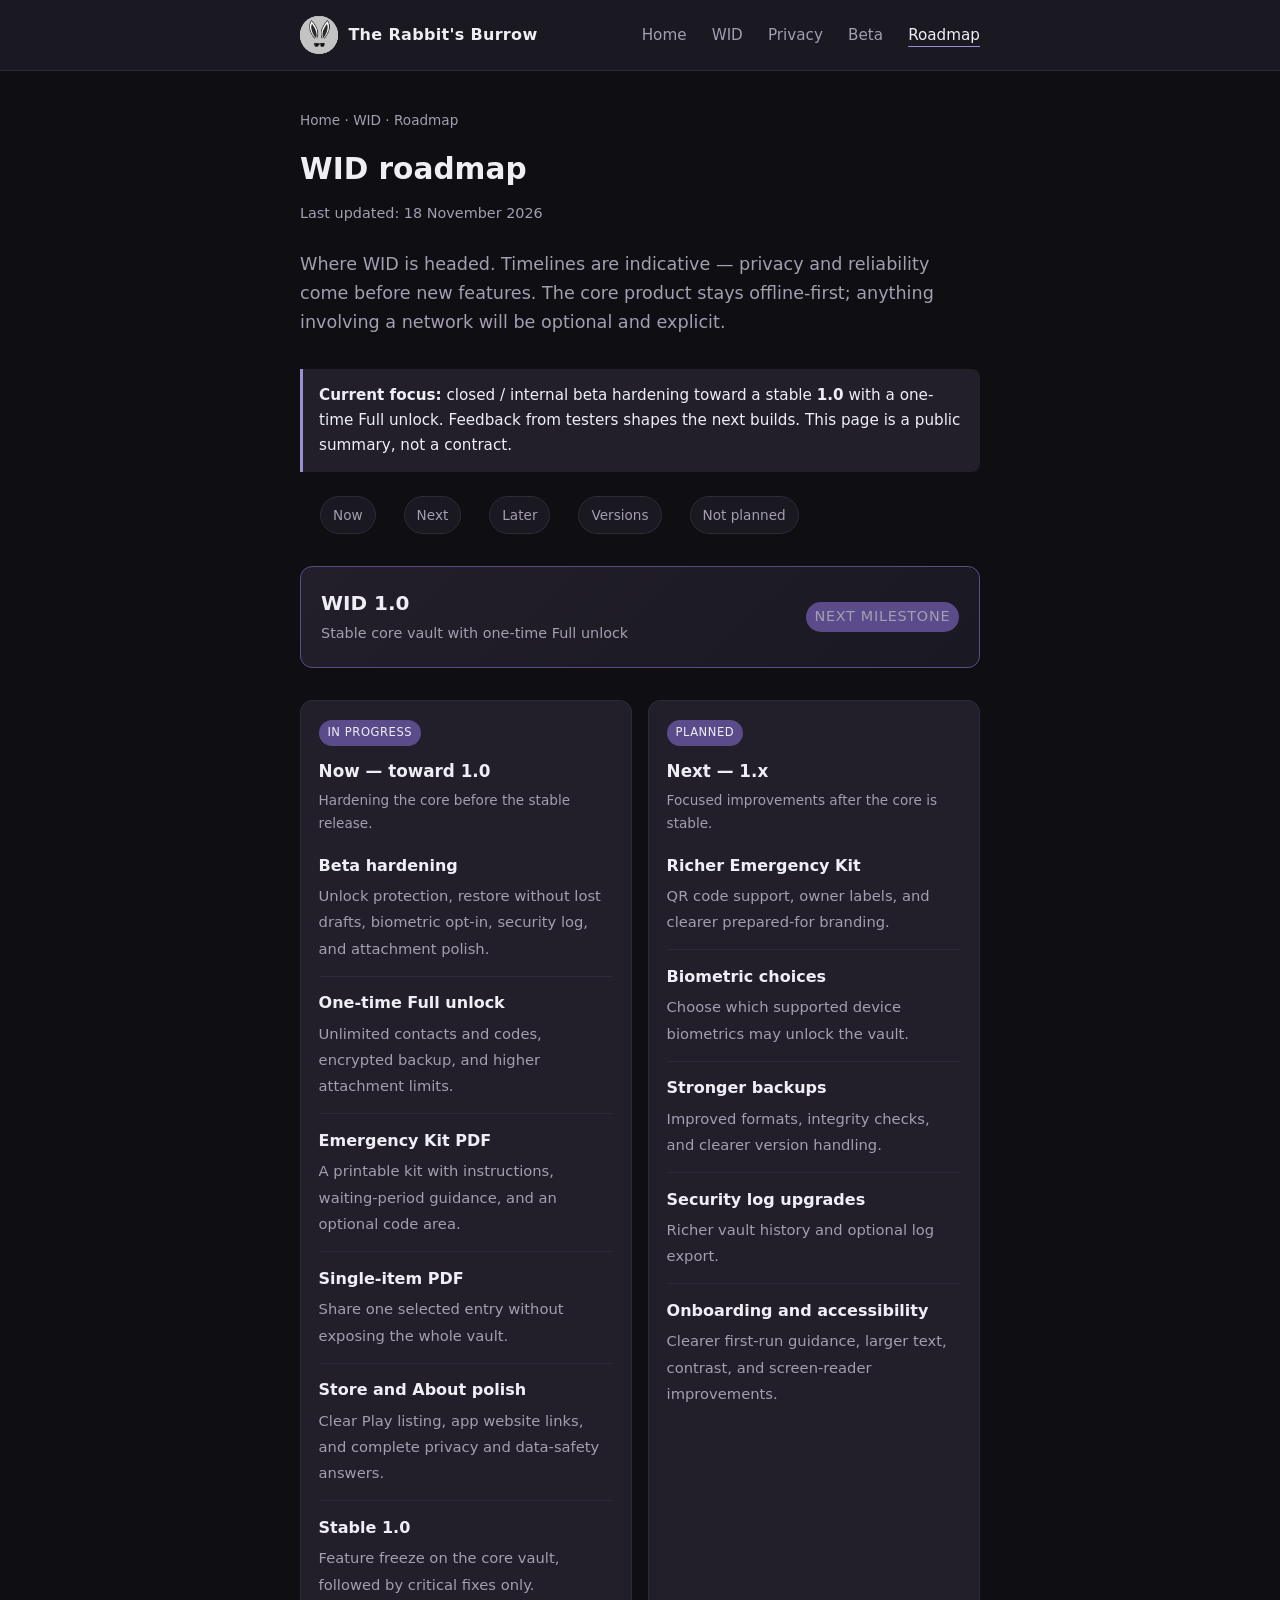
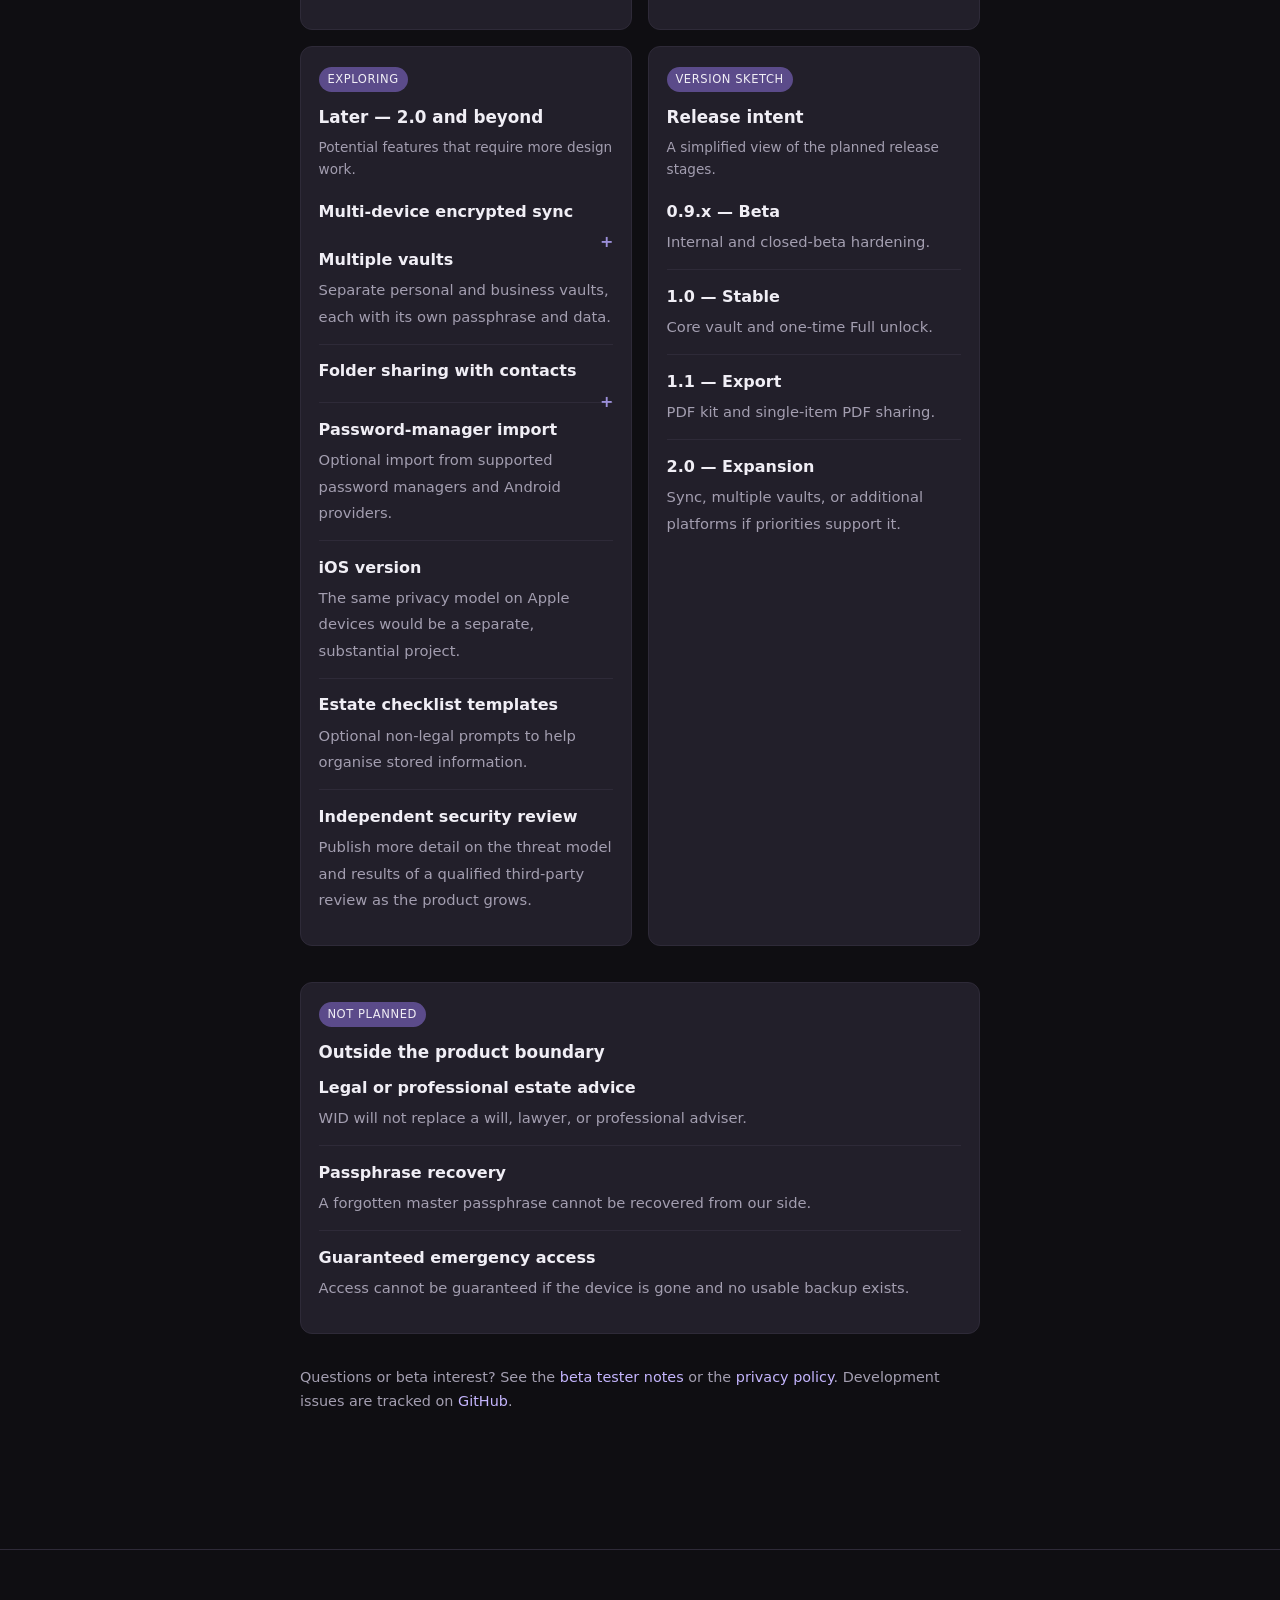
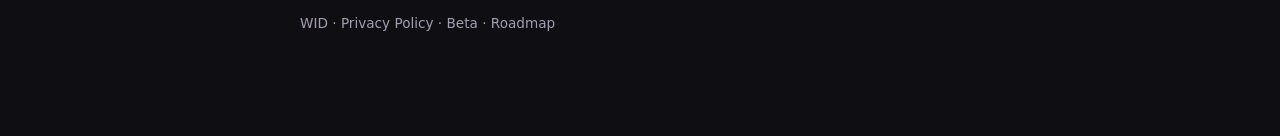
<file: wid/roadmap.html>
<!DOCTYPE html>
<html lang="en">
<head>
  <meta charset="utf-8" />
  <meta name="viewport" content="width=device-width, initial-scale=1" />
  <title>Roadmap – WID – When I Die</title>
  <meta name="description" content="Product roadmap for WID – When I Die: what’s next for the offline digital legacy vault." />
  <link rel="stylesheet" href="../css/style.css" />
</head>
<body>
  <header class="site">
    <div class="wrap">
      <a class="brand" href="./">
        <img src="../res/logo.png" alt="" />
        <span>The Rabbit's Burrow</span>
      </a>
      <nav>
        <a href="../">Home</a>
        <a href="./">WID</a>
        <a href="privacy.html">Privacy</a>
        <a href="beta.html">Beta</a>
        <a href="roadmap.html" aria-current="page">Roadmap</a>
      </nav>
    </div>
  </header>

  <main class="wrap">
    <p class="breadcrumb"><a href="../">Home</a> · <a href="./">WID</a> · Roadmap</p>

    <h1>WID roadmap</h1>
    <p class="meta">Last updated: 18 November 2026</p>
    <p class="lead">
      Where WID is headed. Timelines are indicative — privacy and reliability come before new features.
      The core product stays offline-first; anything involving a network will be optional and explicit.
    </p>

    <div class="note">
      <strong>Current focus:</strong> closed / internal beta hardening toward a stable
      <strong>1.0</strong> with a one-time Full unlock. Feedback from testers shapes the next builds.
      This page is a public summary, not a contract.
    </div>

    <nav class="roadmap-nav" aria-label="Roadmap sections">
      <a href="#now">Now</a>
      <a href="#next">Next</a>
      <a href="#later">Later</a>
      <a href="#version">Versions</a>
      <a href="#not-planned">Not planned</a>
    </nav>

    <section class="roadmap-milestone" aria-label="Next milestone">
      <div>
        <strong>WID 1.0</strong>
        <span>Stable core vault with one-time Full unlock</span>
      </div>
      <span class="status-label">Next milestone</span>
    </section>

    <div class="roadmap-status">
      <section class="roadmap-column" id="now">
        <span class="status-label">In progress</span>
        <h2>Now — toward 1.0</h2>
        <p>Hardening the core before the stable release.</p>

        <div class="roadmap-item">
          <strong>Beta hardening</strong>
          <span>Unlock protection, restore without lost drafts, biometric opt-in, security log, and attachment polish.</span>
        </div>
        <div class="roadmap-item">
          <strong>One-time Full unlock</strong>
          <span>Unlimited contacts and codes, encrypted backup, and higher attachment limits.</span>
        </div>
        <div class="roadmap-item">
          <strong>Emergency Kit PDF</strong>
          <span>A printable kit with instructions, waiting-period guidance, and an optional code area.</span>
        </div>
        <div class="roadmap-item">
          <strong>Single-item PDF</strong>
          <span>Share one selected entry without exposing the whole vault.</span>
        </div>
        <div class="roadmap-item">
          <strong>Store and About polish</strong>
          <span>Clear Play listing, app website links, and complete privacy and data-safety answers.</span>
        </div>
        <div class="roadmap-item">
          <strong>Stable 1.0</strong>
          <span>Feature freeze on the core vault, followed by critical fixes only.</span>
        </div>
      </section>

      <section class="roadmap-column" id="next">
        <span class="status-label">Planned</span>
        <h2>Next — 1.x</h2>
        <p>Focused improvements after the core is stable.</p>

        <div class="roadmap-item">
          <strong>Richer Emergency Kit</strong>
          <span>QR code support, owner labels, and clearer prepared-for branding.</span>
        </div>
        <div class="roadmap-item">
          <strong>Biometric choices</strong>
          <span>Choose which supported device biometrics may unlock the vault.</span>
        </div>
        <div class="roadmap-item">
          <strong>Stronger backups</strong>
          <span>Improved formats, integrity checks, and clearer version handling.</span>
        </div>
        <div class="roadmap-item">
          <strong>Security log upgrades</strong>
          <span>Richer vault history and optional log export.</span>
        </div>
        <div class="roadmap-item">
          <strong>Onboarding and accessibility</strong>
          <span>Clearer first-run guidance, larger text, contrast, and screen-reader improvements.</span>
        </div>
      </section>

      <section class="roadmap-column" id="later">
        <span class="status-label">Exploring</span>
        <h2>Later — 2.0 and beyond</h2>
        <p>Potential features that require more design work.</p>

        <details class="roadmap-item">
          <summary><strong>Multi-device encrypted sync</strong></summary>
          <span>Optional end-to-end encrypted sync, without changing the offline-first experience. May be subscription-based.</span>
        </details>
        <div class="roadmap-item">
          <strong>Multiple vaults</strong>
          <span>Separate personal and business vaults, each with its own passphrase and data.</span>
        </div>
        <details class="roadmap-item">
          <summary><strong>Folder sharing with contacts</strong></summary>
          <span>Share different sets of information with different trusted contacts using finer access controls.</span>
        </details>
        <div class="roadmap-item">
          <strong>Password-manager import</strong>
          <span>Optional import from supported password managers and Android providers.</span>
        </div>
        <div class="roadmap-item">
          <strong>iOS version</strong>
          <span>The same privacy model on Apple devices would be a separate, substantial project.</span>
        </div>
        <div class="roadmap-item">
          <strong>Estate checklist templates</strong>
          <span>Optional non-legal prompts to help organise stored information.</span>
        </div>
        <div class="roadmap-item">
          <strong>Independent security review</strong>
          <span>Publish more detail on the threat model and results of a qualified third-party review as the product grows.</span>
        </div>
      </section>

      <section class="roadmap-column" id="version">
        <span class="status-label">Version sketch</span>
        <h2>Release intent</h2>
        <p>A simplified view of the planned release stages.</p>

        <div class="roadmap-item">
          <strong>0.9.x — Beta</strong>
          <span>Internal and closed-beta hardening.</span>
        </div>
        <div class="roadmap-item">
          <strong>1.0 — Stable</strong>
          <span>Core vault and one-time Full unlock.</span>
        </div>
        <div class="roadmap-item">
          <strong>1.1 — Export</strong>
          <span>PDF kit and single-item PDF sharing.</span>
        </div>
        <div class="roadmap-item">
          <strong>2.0 — Expansion</strong>
          <span>Sync, multiple vaults, or additional platforms if priorities support it.</span>
        </div>
      </section>
    </div>

    <section class="roadmap-column" id="not-planned">
      <span class="status-label">Not planned</span>
      <h2>Outside the product boundary</h2>
      <div class="roadmap-item">
        <strong>Legal or professional estate advice</strong>
        <span>WID will not replace a will, lawyer, or professional adviser.</span>
      </div>
      <div class="roadmap-item">
        <strong>Passphrase recovery</strong>
        <span>A forgotten master passphrase cannot be recovered from our side.</span>
      </div>
      <div class="roadmap-item">
        <strong>Guaranteed emergency access</strong>
        <span>Access cannot be guaranteed if the device is gone and no usable backup exists.</span>
      </div>
    </section>

    <p class="meta roadmap-footer">
      Questions or beta interest? See the <a href="beta.html">beta tester notes</a>
      or the <a href="privacy.html">privacy policy</a>.
      Development issues are tracked on
      <a href="https://github.com/jhaas-repo/WID-Android/issues">GitHub</a>.
    </p>
  </main>

  <footer class="site">
    <div class="wrap">
      <p>
        <a href="./">WID</a> ·
        <a href="privacy.html">Privacy Policy</a> ·
        <a href="beta.html">Beta</a> ·
        <a href="roadmap.html">Roadmap</a>
      </p>
    </div>
  </footer>
</body>
</html>
</file>
<file: css/style.css>
/* The Rabbit's Burrow – shared site styles */
:root {
  --bg: #0f0e12;
  --bg-elevated: #1a1820;
  --surface: #221f2a;
  --text: #f0eef5;
  --text-muted: #a39eb0;
  --accent: #9b8fd9;
  --accent-soft: #5b4b8a;
  --border: #2e2a38;
  --link: #c4b5fd;
  --max: 720px;
  --font: "Segoe UI", system-ui, -apple-system, sans-serif;
}

* {
  box-sizing: border-box;
}

html {
  scroll-behavior: smooth;
}

body {
  margin: 0;
  min-height: 100vh;
  font-family: var(--font);
  background: var(--bg);
  color: var(--text);
  line-height: 1.65;
}

a {
  color: var(--link);
  text-decoration: none;
}

a:hover {
  text-decoration: underline;
}

.wrap {
  max-width: var(--max);
  margin: 0 auto;
  padding: 1.5rem 1.25rem 4rem;
}

header.site {
  border-bottom: 1px solid var(--border);
  background: var(--bg-elevated);
}

header.site .wrap {
  display: flex;
  align-items: center;
  justify-content: space-between;
  padding-top: 1rem;
  padding-bottom: 1rem;
}

.brand {
  display: inline-flex;
  align-items: center;
  gap: 0.65rem;
  font-weight: 700;
  letter-spacing: 0.02em;
  color: var(--text);
  text-decoration: none;
}

.brand img {
  width: 38px;
  height: 38px;
  object-fit: contain;
  border-radius: 50%;
  background: #fff;
}

.brand:hover {
  text-decoration: none;
  color: var(--accent);
}

nav a {
  margin-left: 1.25rem;
  font-size: 0.95rem;
  color: var(--text-muted);
}

nav a:hover {
  color: var(--text);
}

nav a[aria-current="page"] {
  color: var(--text);
  text-decoration: underline;
  text-decoration-color: var(--accent);
  text-underline-offset: 0.35rem;
}

@media (max-width: 559px) {
  .brand span {
    display: none;
  }
}

h1 {
  font-size: 1.85rem;
  font-weight: 700;
  line-height: 1.25;
  margin: 0 0 0.75rem;
}

h2 {
  font-size: 1.25rem;
  margin: 2rem 0 0.75rem;
  color: var(--text);
}

h3 {
  font-size: 1.05rem;
  margin: 1.5rem 0 0.5rem;
  color: var(--text);
}

p, li {
  color: var(--text-muted);
}

p strong, li strong {
  color: var(--text);
}

.lead {
  font-size: 1.1rem;
  color: var(--text-muted);
  margin-bottom: 2rem;
}

.card-grid {
  display: grid;
  gap: 1rem;
  margin-top: 2rem;
}

@media (min-width: 560px) {
  .card-grid {
    grid-template-columns: 1fr 1fr;
  }
}

.card {
  display: block;
  background: var(--surface);
  border: 1px solid var(--border);
  border-radius: 12px;
  padding: 1.25rem 1.35rem;
  color: inherit;
  text-decoration: none;
  transition: border-color 0.15s ease, transform 0.15s ease;
}

.card:hover {
  border-color: var(--accent-soft);
  text-decoration: none;
  transform: translateY(-2px);
}

.card h2 {
  margin: 0 0 0.4rem;
  font-size: 1.15rem;
  color: var(--text);
}

.card p {
  margin: 0;
  font-size: 0.95rem;
}

.badge {
  display: inline-block;
  font-size: 0.7rem;
  text-transform: uppercase;
  letter-spacing: 0.06em;
  padding: 0.2rem 0.5rem;
  border-radius: 999px;
  background: var(--accent-soft);
  color: var(--text);
  margin-bottom: 0.5rem;
}

.hero-logo {
  width: 96px;
  height: 96px;
  object-fit: contain;
  margin-bottom: 1rem;
}

.meta {
  font-size: 0.9rem;
  color: var(--text-muted);
  margin-bottom: 1.5rem;
}

.note {
  background: var(--surface);
  border-left: 3px solid var(--accent);
  padding: 0.85rem 1rem;
  margin: 1.25rem 0;
  border-radius: 0 8px 8px 0;
  font-size: 0.95rem;
}

table {
  width: 100%;
  border-collapse: collapse;
  font-size: 0.95rem;
  margin: 1rem 0 1.5rem;
}

th, td {
  text-align: left;
  padding: 0.65rem 0.75rem;
  border-bottom: 1px solid var(--border);
  vertical-align: top;
}

th {
  color: var(--text);
  font-weight: 600;
}

td {
  color: var(--text-muted);
}

ul, ol {
  padding-left: 1.25rem;
}

footer.site {
  border-top: 1px solid var(--border);
  margin-top: 3rem;
  padding: 1.5rem 0;
  font-size: 0.85rem;
  color: var(--text-muted);
}

footer.site a {
  color: var(--text-muted);
}

.breadcrumb {
  font-size: 0.85rem;
  margin-bottom: 1.25rem;
  color: var(--text-muted);
}

.breadcrumb a {
  color: var(--text-muted);
}

.roadmap-footer {
  margin-top: 2rem;
}

.roadmap-nav {
  display: flex;
  flex-wrap: wrap;
  gap: 0.5rem;
  margin: 1.5rem 0 2rem;
}

.roadmap-nav a {
  padding: 0.45rem 0.75rem;
  border: 1px solid var(--border);
  border-radius: 999px;
  color: var(--text-muted);
  background: var(--bg-elevated);
  font-size: 0.85rem;
}

.roadmap-nav a:hover {
  border-color: var(--accent-soft);
  color: var(--text);
  text-decoration: none;
}

.roadmap-status {
  display: grid;
  gap: 1rem;
  margin: 1.25rem 0 2.25rem;
}

.roadmap-column {
  background: var(--surface);
  border: 1px solid var(--border);
  border-radius: 12px;
  padding: 1.1rem;
}

.roadmap-column h2 {
  margin: 0 0 0.25rem;
  font-size: 1.05rem;
}

.roadmap-column > p {
  margin: 0 0 0.9rem;
  font-size: 0.85rem;
}

.roadmap-item {
  display: block;
  padding: 0.85rem 0;
  border-top: 1px solid var(--border);
}

.roadmap-item:first-of-type {
  border-top: 0;
  padding-top: 0.25rem;
}

.roadmap-item strong {
  display: block;
  color: var(--text);
  margin-bottom: 0.25rem;
}

.roadmap-item span {
  color: var(--text-muted);
  font-size: 0.92rem;
}

.roadmap-item summary {
  cursor: pointer;
  list-style: none;
}

.roadmap-item summary::-webkit-details-marker {
  display: none;
}

.roadmap-item summary::after {
  content: "+";
  float: right;
  color: var(--accent);
  font-weight: 700;
}

.roadmap-item[open] summary::after {
  content: "−";
}

.roadmap-item summary + span {
  display: block;
  margin-top: 0.25rem;
}

.status-label {
  display: inline-block;
  margin-bottom: 0.75rem;
  padding: 0.2rem 0.55rem;
  border-radius: 999px;
  background: var(--accent-soft);
  color: var(--text);
  font-size: 0.72rem;
  text-transform: uppercase;
  letter-spacing: 0.05em;
}

.roadmap-milestone {
  display: flex;
  align-items: center;
  justify-content: space-between;
  gap: 1rem;
  margin: 1.25rem 0 2rem;
  padding: 1.25rem;
  border: 1px solid var(--accent-soft);
  border-radius: 12px;
  background: linear-gradient(135deg, var(--surface), var(--bg-elevated));
}

.roadmap-milestone strong {
  display: block;
  color: var(--text);
  font-size: 1.25rem;
}

.roadmap-milestone span {
  color: var(--text-muted);
  font-size: 0.9rem;
}

.roadmap-milestone .status-label {
  flex: 0 0 auto;
  margin: 0;
}

@media (min-width: 560px) {
  .roadmap-status {
    grid-template-columns: 1fr 1fr;
  }
}

@media (max-width: 559px) {
  header.site .wrap {
    align-items: flex-start;
    gap: 0.75rem;
  }

  nav {
    display: flex;
    flex-wrap: wrap;
    justify-content: flex-end;
    max-width: 240px;
  }

  nav a {
    margin-left: 0.75rem;
  }

  table {
    display: block;
    overflow-x: auto;
    white-space: normal;
  }

  .roadmap-milestone {
    align-items: flex-start;
  }
}


/* Screenshot grid on beta notes */
.shot-grid {
  display: grid;
  gap: 1.25rem;
  margin: 1.25rem 0 2rem;
}

@media (min-width: 560px) {
  .shot-grid {
    grid-template-columns: 1fr 1fr;
  }
}

.shot {
  margin: 0;
  background: var(--surface);
  border: 1px solid var(--border);
  border-radius: 12px;
  overflow: hidden;
}

.shot img {
  display: block;
  width: 100%;
  height: auto;
  max-height: 420px;
  object-fit: contain;
  background: #0a090c;
}

.shot figcaption {
  padding: 0.75rem 1rem 1rem;
  font-size: 0.9rem;
  color: var(--text-muted);
}

.shot figcaption strong {
  color: var(--text);
}

.shot.missing img {
  display: none;
}

.shot.missing::before {
  content: "Screenshot pending — add file under wid/screenshots/";
  display: block;
  padding: 2.5rem 1rem;
  text-align: center;
  font-size: 0.85rem;
  color: var(--text-muted);
  background: #0a090c;
}
</file>
